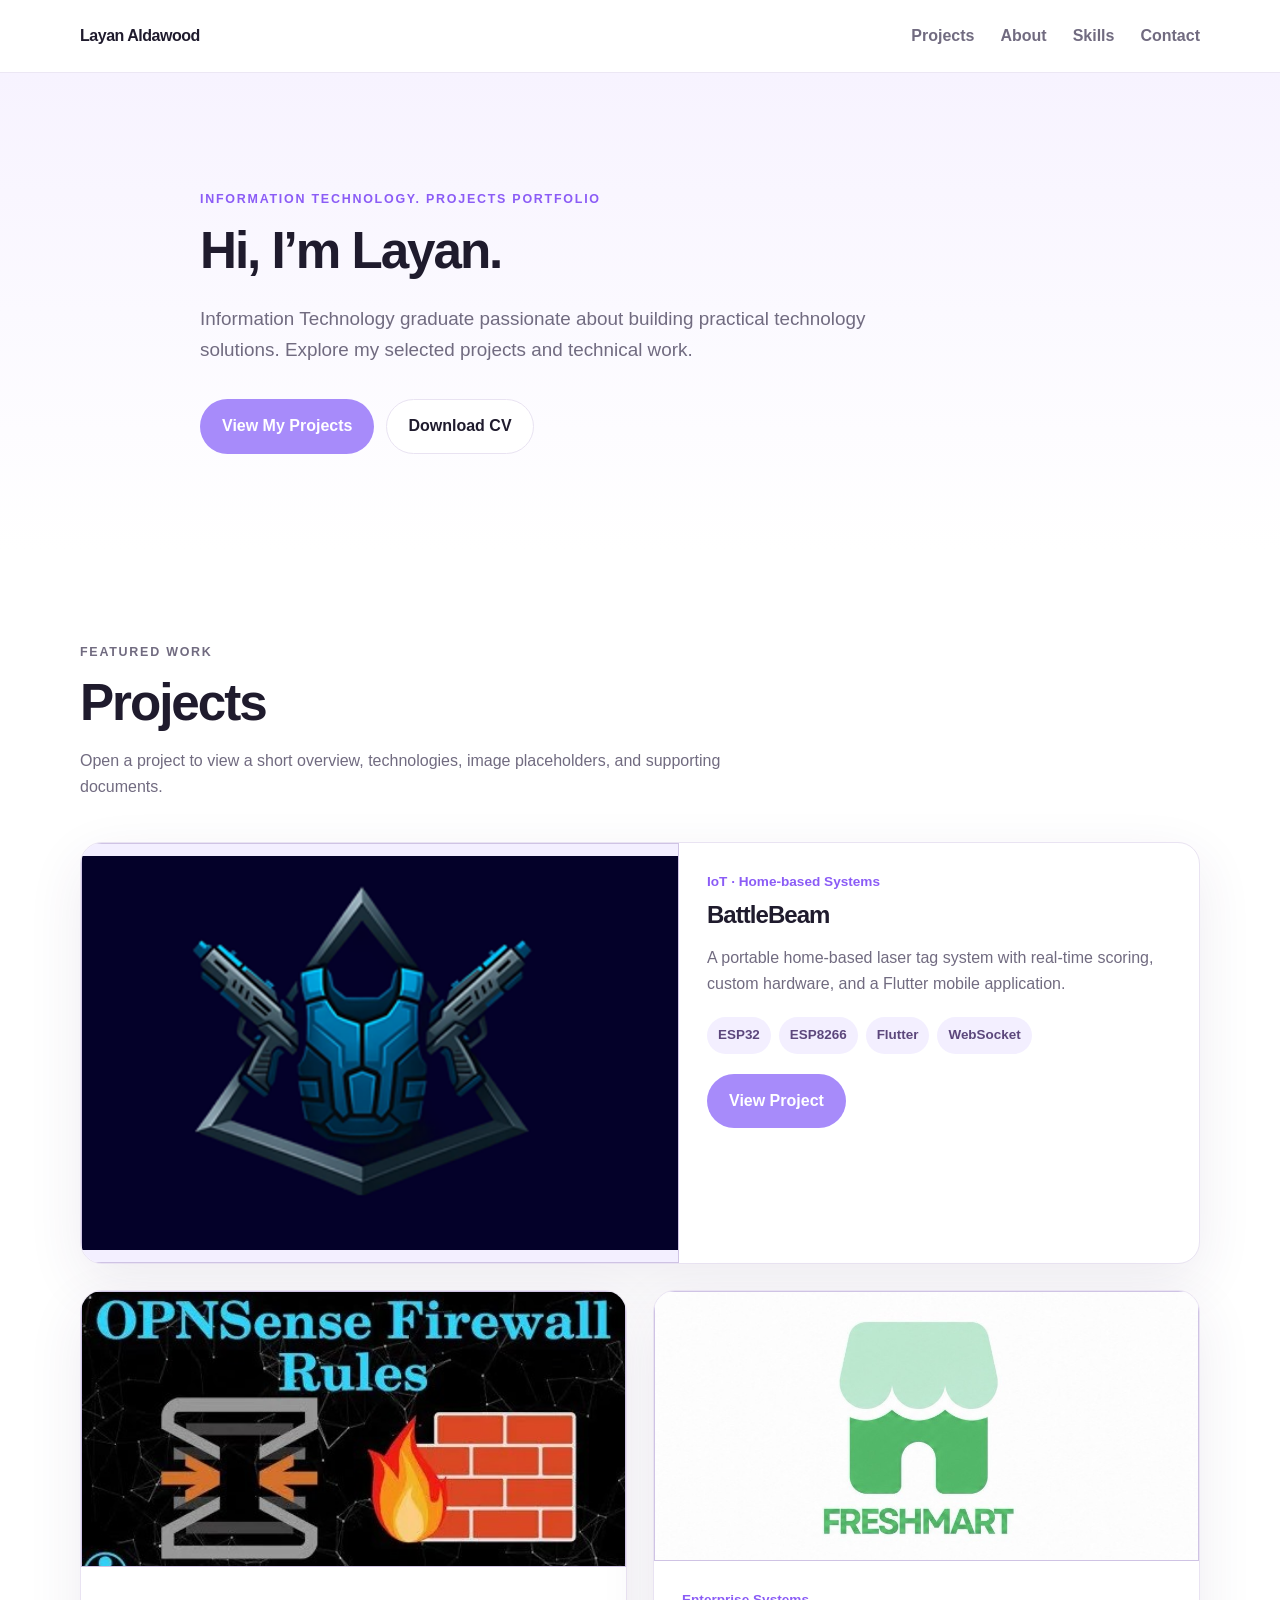
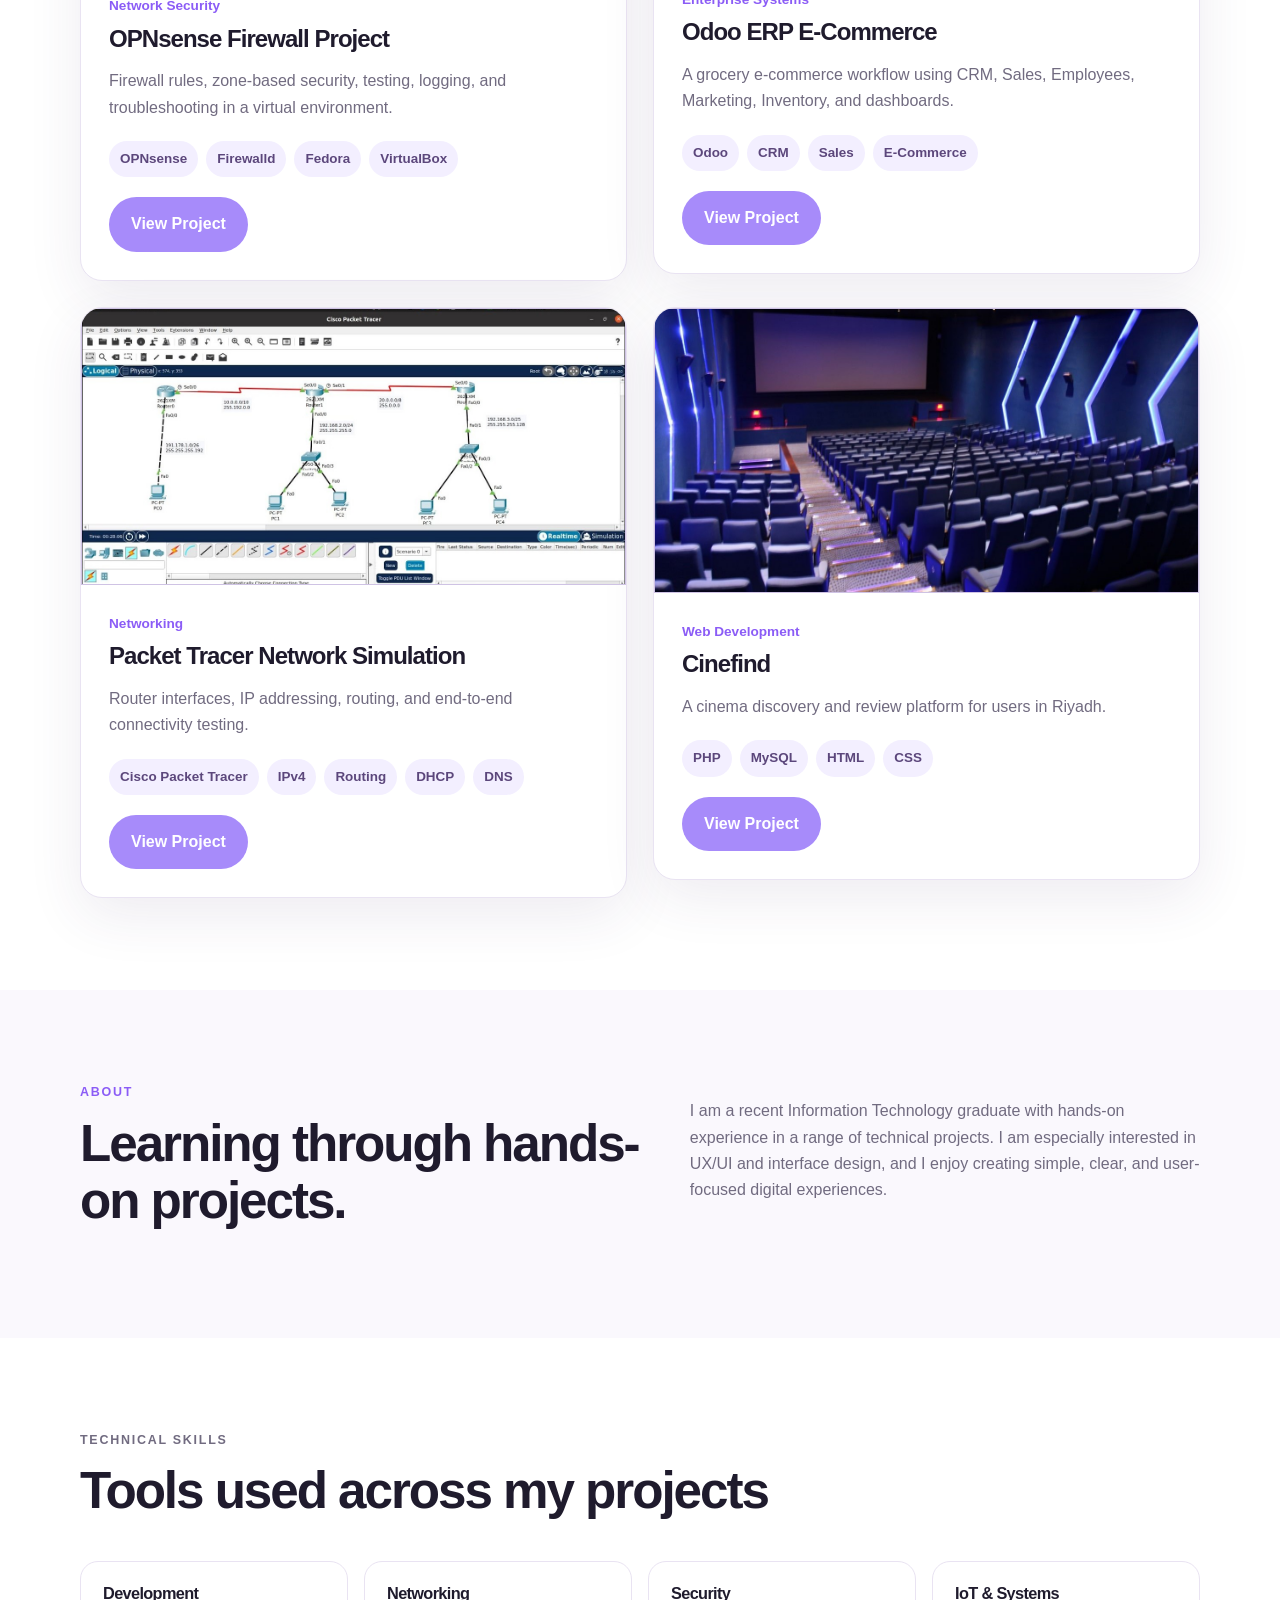
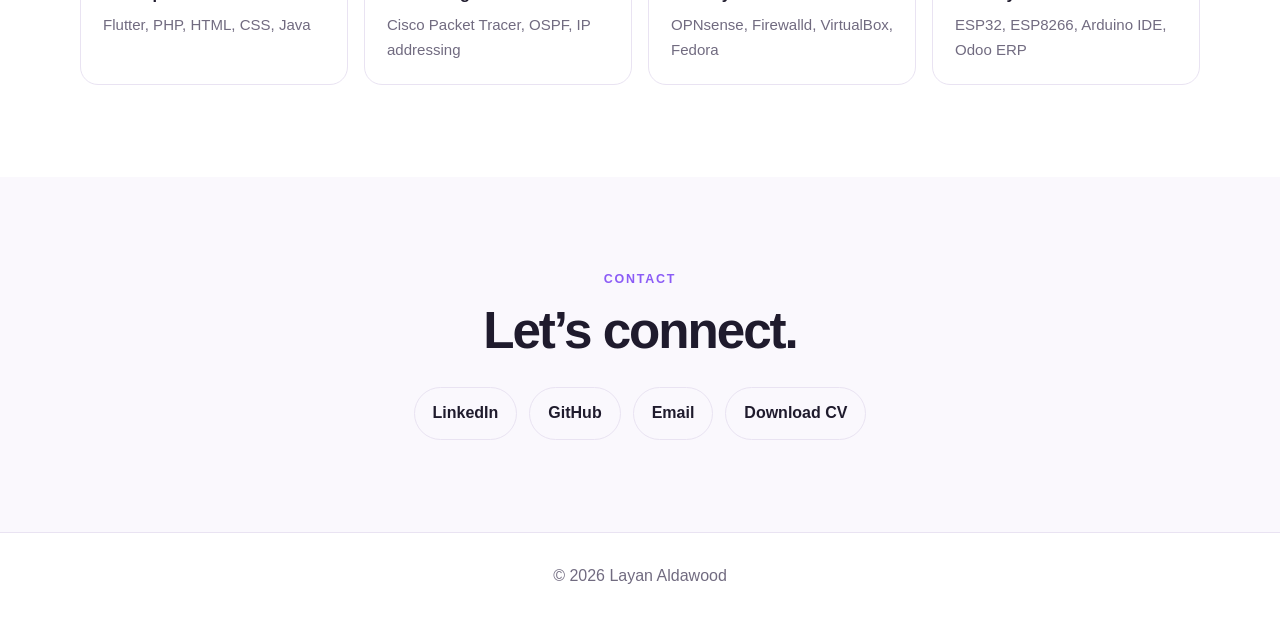
<file: index.html>
<!DOCTYPE html>
<html lang="en">
 <head>
  <meta charset="utf-8"/>
  <meta content="width=device-width,initial-scale=1" name="viewport"/>
  <title>
   Layan Aldawood | IT Projects Portfolio
  </title>
  <meta content="Selected academic technology projects by Information Technology graduate Layan Aldawood." name="description"/>
  <link href="style.css" rel="stylesheet"/>
 </head>
 <body>
  <header class="site-header">
   <div class="container nav-wrap">
    <a class="brand" href="index.html">
     Layan Aldawood
    </a>
    <button aria-label="Open menu" class="menu-button">
     ☰
    </button>
    <nav class="nav-links">
     <a href="#projects">
      Projects
     </a>
     <a href="#about">
      About
     </a>
     <a href="#skills">
      Skills
     </a>
     <a href="#contact">
      Contact
     </a>
    </nav>
   </div>
  </header>
  <main>
   <section class="hero">
    <div class="container hero-content">
     <p class="eyebrow">
      INFORMATION TECHNOLOGY. PROJECTS PORTFOLIO
     </p>
     <h2>
      Hi, I’m Layan.
     </h2>
     <p class="hero-text">
      Information Technology graduate passionate about building practical technology solutions. Explore my selected projects and technical work.
     </p>
     <div class="button-row">
      <a class="button primary" href="#projects">
       View My Projects
      </a>
      <a class="button secondary" href="resume/Layan_CV.pdf">
       Download CV
      </a>
     </div>
    </div>
   </section>
   <section class="section" id="projects">
    <div class="container">
     <div class="section-heading">
      <p class="eyebrow">
       FEATURED WORK
      </p>
      <h2>
       Projects
      </h2>
      <p>
       Open a project to view a short overview, technologies, image placeholders, and supporting documents.
      </p>
     </div>
     <div class="projects-grid">
      <article class="project-card featured">
       <div class="project-image placeholder image-wrap missing">
        <img alt="BattleBeam cover" src="images/battlebeam/cover.png"/>
        <div class="placeholder-copy">
         <strong>
          Add BattleBeam cover
         </strong>
         <code>
          images/battlebeam/cover.png
         </code>
        </div>
       </div>
       <div class="project-card-content">
        <p class="project-type">
         IoT · Home-based Systems
        </p>
        <h3>
         BattleBeam
        </h3>
        <p>
         A portable home-based laser tag system with real-time scoring, custom hardware, and a Flutter mobile application.
        </p>
        <div class="tags">
         <span>
          ESP32
         </span>
         <span>
          ESP8266
         </span>
         <span>
          Flutter
         </span>
         <span>
          WebSocket
         </span>
        </div>
        <a class="button primary" href="battlebeam.html">
         View Project
        </a>
       </div>
      </article>
      <article class="project-card">
       <div class="project-image placeholder image-wrap missing">
        <img alt="OPNsense project cover" src="images/opnsense/cover.jpg"/>
        <div class="placeholder-copy">
         <strong>
          Add OPNsense cover
         </strong>
         <code>
          images/opnsense/cover.png
         </code>
        </div>
       </div>
       <div class="project-card-content">
        <p class="project-type">
         Network Security
        </p>
        <h3>
         OPNsense Firewall Project
        </h3>
        <p>
         Firewall rules, zone-based security, testing, logging, and troubleshooting in a virtual environment.
        </p>
        <div class="tags">
         <span>
          OPNsense
         </span>
         <span>
          Firewalld
         </span>
         <span>
          Fedora
         </span>
         <span>
          VirtualBox
         </span>
        </div>
        <a class="button primary" href="opnsense.html">
         View Project
        </a>
       </div>
      </article>
      <article class="project-card">
       <div class="project-image placeholder image-wrap missing">
        <img alt="Odoo ERP project cover" src="images/erp/cover1.jpg"/>
        <div class="placeholder-copy">
         <strong>
          Add ERP cover
         </strong>
         <code>
          images/erp/cover.png
         </code>
        </div>
       </div>
       <div class="project-card-content">
        <p class="project-type">
         Enterprise Systems
        </p>
        <h3>
         Odoo ERP E-Commerce
        </h3>
        <p>
         A grocery e-commerce workflow using CRM, Sales, Employees, Marketing, Inventory, and dashboards.
        </p>
        <div class="tags">
         <span>
          Odoo
         </span>
         <span>
          CRM
         </span>
         <span>
          Sales
         </span>
         <span>
          E-Commerce
         </span>
        </div>
        <a class="button primary" href="erp.html">
         View Project
        </a>
       </div>
      </article>
      <article class="project-card">
       <div class="project-image placeholder image-wrap missing">
        <img alt="Packet Tracer project cover" src="images/packettracer/cover.jpg"/>
        <div class="placeholder-copy">
         <strong>
          Add network topology cover
         </strong>
         <code>
          images/packettracer/cover.png
         </code>
        </div>
       </div>
       <div class="project-card-content">
        <p class="project-type">
         Networking
        </p>
        <h3>
         Packet Tracer Network Simulation
        </h3>
        <p>
         Router interfaces, IP addressing, routing, and end-to-end connectivity testing.
        </p>
        <div class="tags">
         <span>
          Cisco Packet Tracer
         </span>
         <span>
          IPv4
         </span>
         <span>
          Routing
         </span>
         <span>
          DHCP
         </span>
         <span>
          DNS
         </span>
        </div>
        <a class="button primary" href="packettracer.html">
         View Project
        </a>
       </div>
      </article>
      <article class="project-card">
       <div class="project-image placeholder image-wrap missing">
        <img alt="Cinefind project cover" src="images/cinefind/cover.jpg"/>
        <div class="placeholder-copy">
         <strong>
          Add Cinefind cover
         </strong>
         <code>
          images/cinefind/cover.png
         </code>
        </div>
       </div>
       <div class="project-card-content">
        <p class="project-type">
         Web Development
        </p>
        <h3>
         Cinefind
        </h3>
        <p>
         A cinema discovery and review platform for users in Riyadh.
        </p>
        <div class="tags">
         <span>
          PHP
         </span>
         <span>
          MySQL
         </span>
         <span>
          HTML
         </span>
         <span>
          CSS
         </span>
        </div>
        <a class="button primary" href="cinefind.html">
         View Project
        </a>
       </div>
      </article>
     </div>
    </div>
   </section>
   <section class="section soft-section" id="about">
    <div class="container content-grid">
     <div>
      <p class="eyebrow">
       ABOUT
      </p>
      <h2>
       Learning through hands-on projects.
      </h2>
     </div>
     <p class="project-copy">
      I am a recent Information Technology graduate with hands-on experience in a range of technical projects. I am especially interested in UX/UI and interface design, and I enjoy creating simple, clear, and user-focused digital experiences.
     </p>
    </div>
   </section>
   <section class="section" id="skills">
    <div class="container">
     <div class="section-heading">
      <p class="eyebrow">
       TECHNICAL SKILLS
      </p>
      <h2>
       Tools used across my projects
      </h2>
     </div>
     <div class="skills-grid">
      <div class="skill-card">
       <h3>
        Development
       </h3>
       <p>
        Flutter, PHP, HTML, CSS, Java
       </p>
      </div>
      <div class="skill-card">
       <h3>
        Networking
       </h3>
       <p>
        Cisco Packet Tracer, OSPF, IP addressing
       </p>
      </div>
      <div class="skill-card">
       <h3>
        Security
       </h3>
       <p>
        OPNsense, Firewalld, VirtualBox, Fedora
       </p>
      </div>
      <div class="skill-card">
       <h3>
        IoT &amp; Systems
       </h3>
       <p>
        ESP32, ESP8266, Arduino IDE, Odoo ERP
       </p>
      </div>
     </div>
    </div>
   </section>
   <section class="section soft-section" id="contact">
    <div class="container contact-box">
     <p class="eyebrow">
      CONTACT
     </p>
     <h2>
      Let’s connect.
     </h2>
     
     <div class="contact-links">
      <a href="#">
       LinkedIn
      </a>
      <a href="#">
       GitHub
      </a>
      <a href="mailto:aldawoodlayan@gmail.com">
       Email
      </a>
      <a href="resume/Layan_CV.pdf">
       Download CV
      </a>
     </div>
    </div>
   </section>
  </main>
  <footer>
   © 2026 Layan Aldawood
  </footer>
  <script src="script.js">
  </script>
 </body>
</html>
</file>
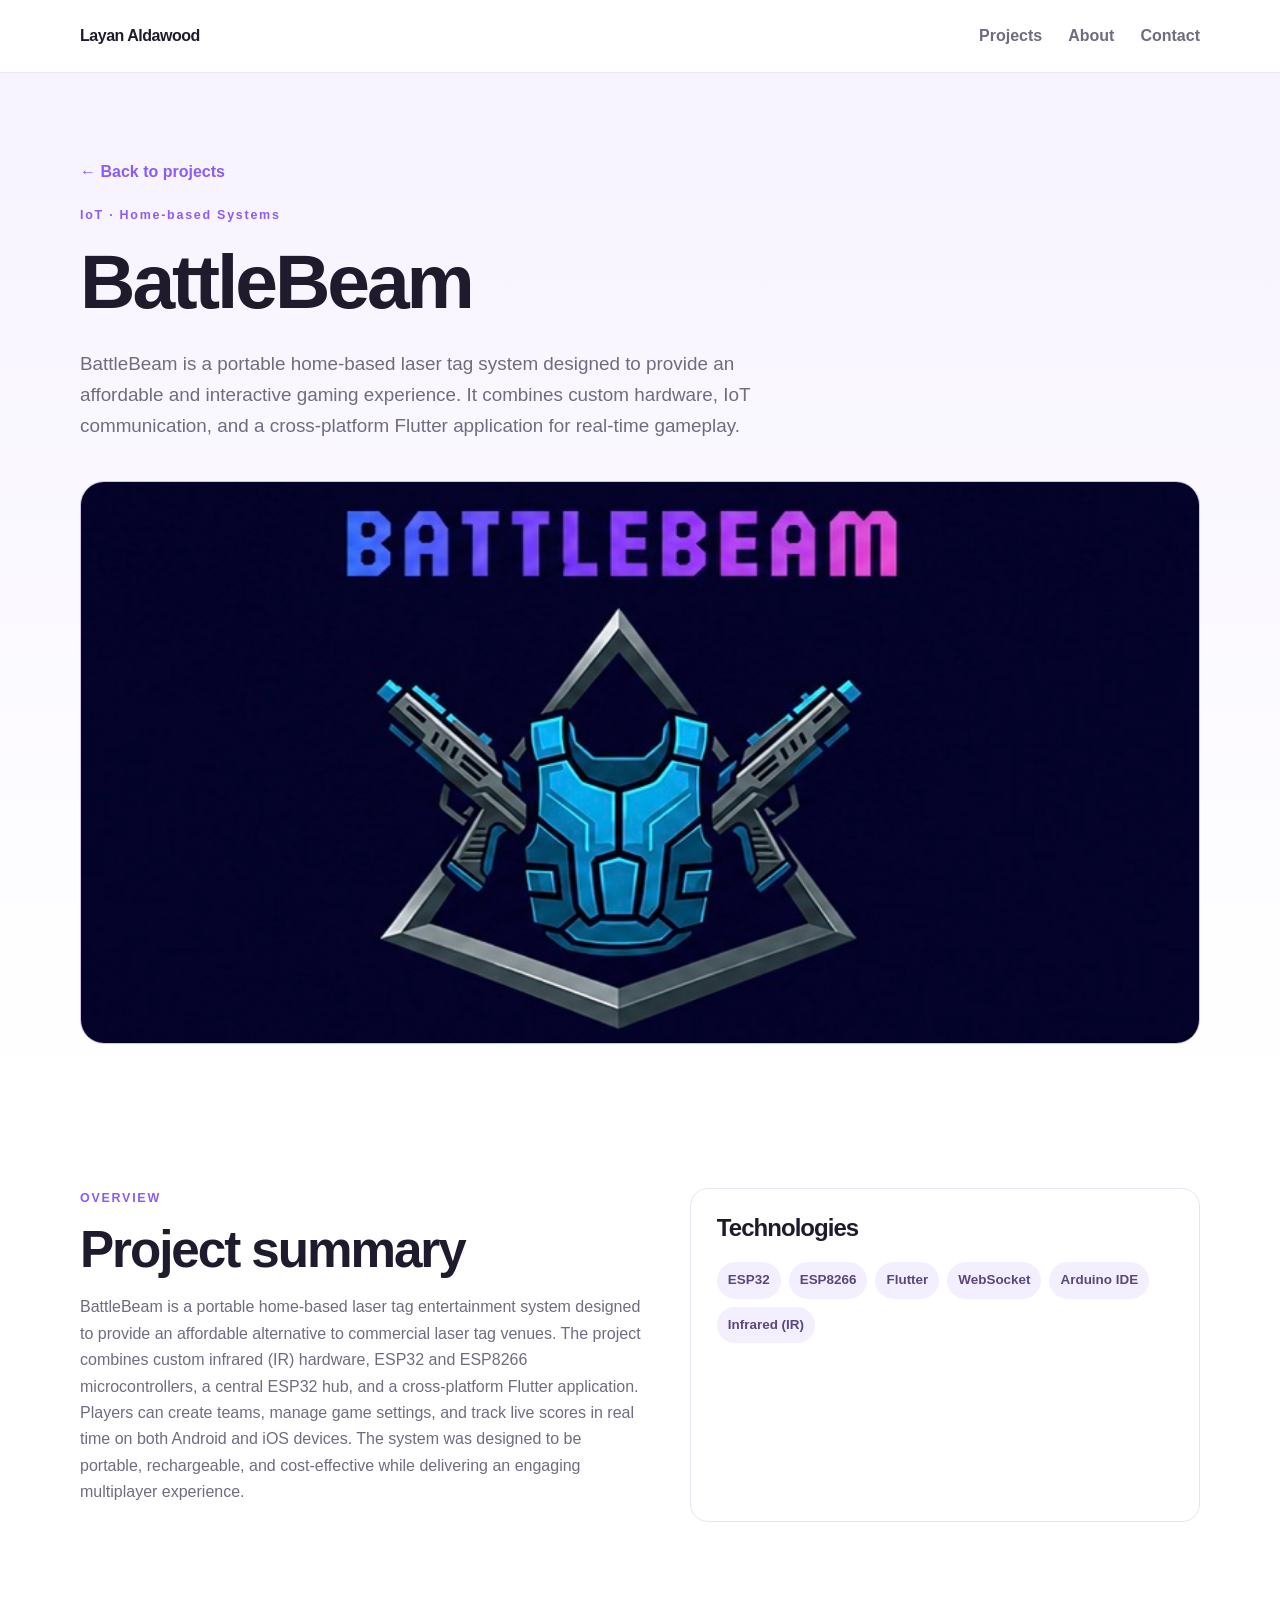
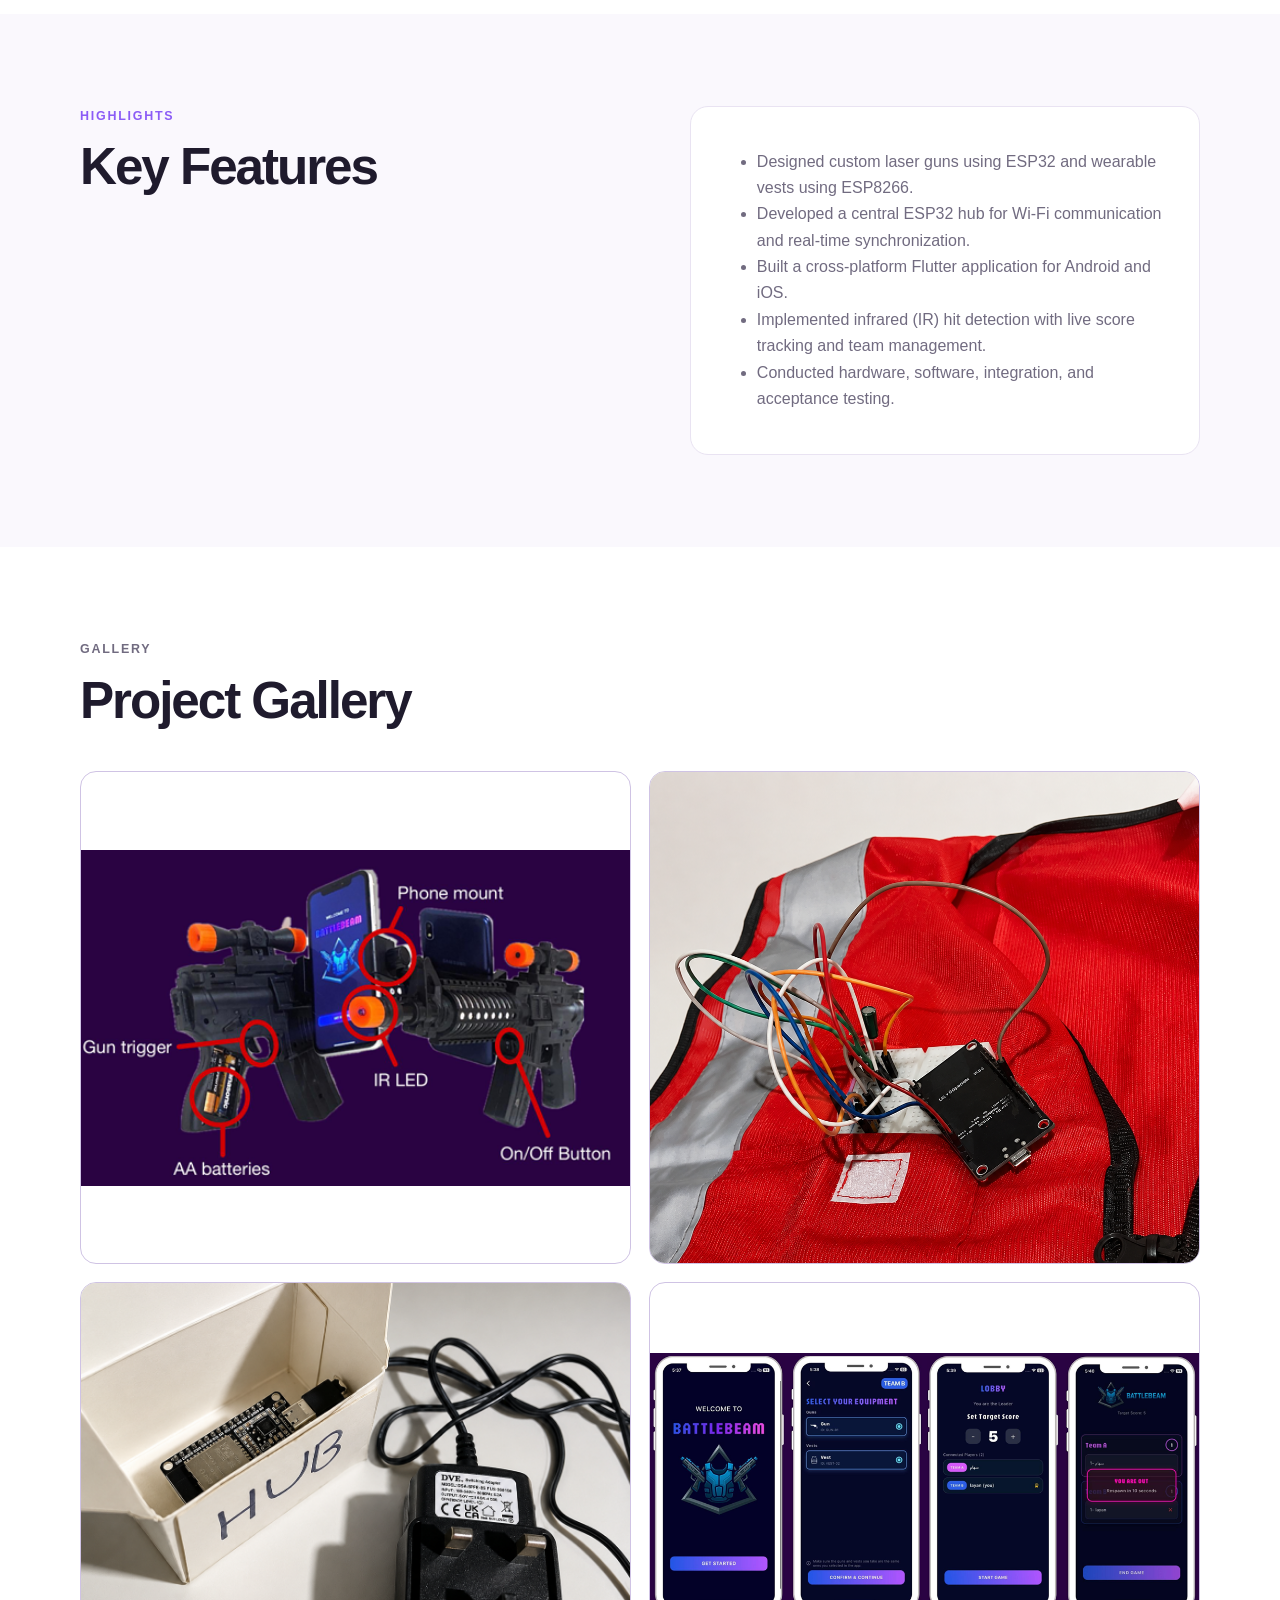
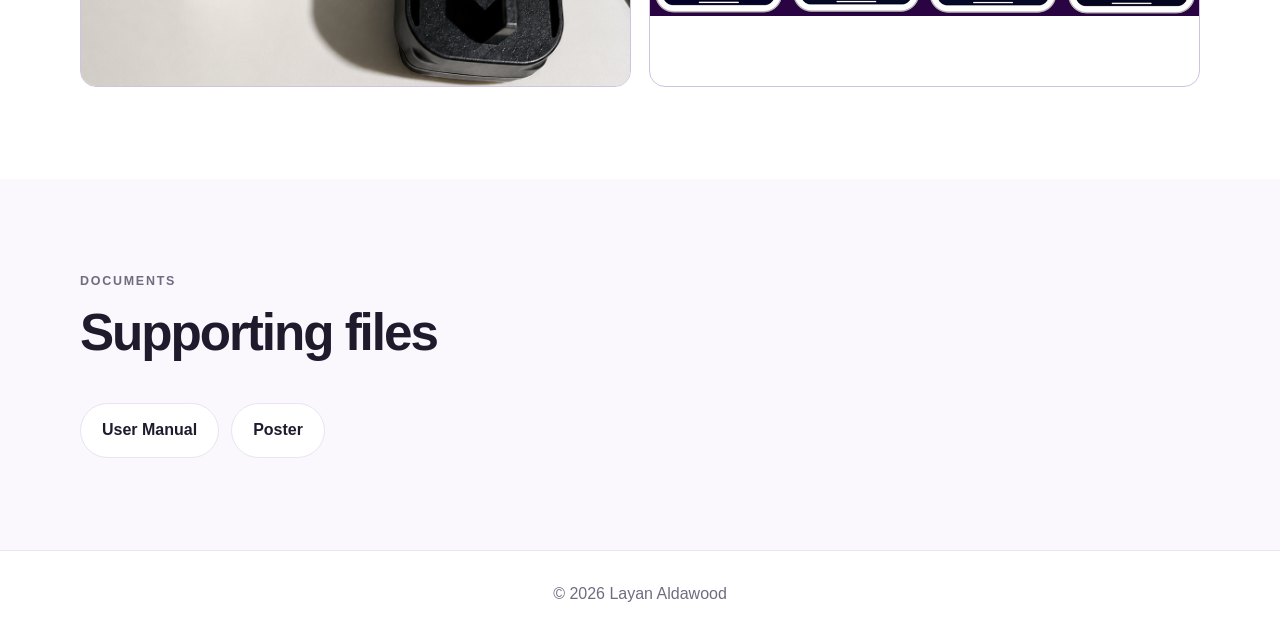
<file: battlebeam.html>
<!doctype html>
<html lang="en">

<head>
    <meta charset="utf-8">

    <meta
        name="viewport"
        content="width=device-width, initial-scale=1"
    >

    <title>BattleBeam | Layan Aldawood</title>

    <link
        rel="stylesheet"
        href="style.css"
    >
</head>

<body>

    <!-- ================= HEADER ================= -->

    <header class="site-header">
        <div class="container nav-wrap">

            <a
                class="brand"
                href="index.html"
            >
                Layan Aldawood
            </a>

            <button
                class="menu-button"
                aria-label="Open menu"
            >
                ☰
            </button>

            <nav class="nav-links">
                <a href="index.html#projects">Projects</a>
                <a href="index.html#about">About</a>
                <a href="index.html#contact">Contact</a>
            </nav>

        </div>
    </header>


    <main>

        <!-- ================= PROJECT HERO ================= -->

        <section class="project-hero">
            <div class="container">

                <a
                    class="back-link"
                    href="index.html#projects"
                >
                    ← Back to projects
                </a>

                <p class="eyebrow">
                    IoT · Home-based Systems
                </p>

                <h1>BattleBeam</h1>

                <p class="hero-text">
                    BattleBeam is a portable home-based laser tag system designed to provide an affordable and interactive gaming experience. It combines custom hardware, IoT communication, and a cross-platform Flutter application for real-time gameplay.
                </p>


                <!--
                    MAIN IMAGE

                    Put the image here:
                    images/battlebeam/hero.jpg
                -->

                <div class="hero-media placeholder image-wrap missing">

                    <img
                        src="images/battlebeam/hero.jpg"
                        alt="BattleBeam hero image"
                    >

                    <div class="placeholder-copy">
                        <strong>Add the main project image</strong>

                        <code>
                            images/battlebeam/hero.jpg
                        </code>
                    </div>

                </div>

            </div>
        </section>


        <!-- ================= OVERVIEW ================= -->

        <section class="section">
            <div class="container content-grid">

                <div>
                    <p class="eyebrow">
                        OVERVIEW
                    </p>

                    <h2>Project summary</h2>

                    <p class="project-copy">
                        BattleBeam is a portable home-based laser tag entertainment system designed to provide an 
                        affordable alternative to commercial laser tag venues. The project combines custom infrared (IR) hardware, ESP32 and ESP8266 microcontrollers, a central ESP32 hub, and a cross-platform Flutter application. Players can create teams, manage game settings, and track live scores in real time on both Android and iOS devices. The system was designed to be portable, rechargeable,
                        and cost-effective while delivering an engaging multiplayer experience.
                    </p>
                </div>


                <div class="info-card">

                    <h3>Technologies</h3>

                    <div class="tags">
                        <span>ESP32</span>
                        <span>ESP8266</span>
                        <span>Flutter</span>
                        <span>WebSocket</span>
                        <span>Arduino IDE</span>
                        <span>Infrared (IR)</span>
                    </div>

                </div>

            </div>
        </section>


        <!-- ================= HIGHLIGHTS ================= -->

        <section class="section soft-section">
            <div class="container content-grid">

                <div>
                    <p class="eyebrow">
                        HIGHLIGHTS
                    </p>

                    <h2>Key Features</h2>
                </div>


                <div class="info-card">

                    <ul>
                        <li>
                           Designed custom laser guns using ESP32 and wearable vests using ESP8266.
                        </li>

                        <li>
                           Developed a central ESP32 hub for Wi-Fi communication and real-time synchronization.
                        </li>

                        <li>
                            Built a cross-platform Flutter application for Android and iOS.
                        </li>
                        
                        <li>
                            Implemented infrared (IR) hit detection with live score tracking and team management.
                        </li>
                        
                        <li>
                            Conducted hardware, software, integration, and acceptance testing.
                        </li>
                    </ul>

                </div>

            </div>
        </section>


        <!-- ================= GALLERY ================= -->

        <section class="section">
            <div class="container">

                <div class="section-heading">

                    <p class="eyebrow">
                        GALLERY
                    </p>

                    <h2>Project Gallery</h2>

                   

                </div>


                <div class="gallery-grid">

                    <!--
                        GUN IMAGE

                        Put the image here:
                        images/battlebeam/gun.jpg
                    -->

                    <div class="gallery-item placeholder image-wrap missing">

                        <img
                            src="images/battlebeam/gun.png"
                            alt="BattleBeam gun"
                        >

                        <div class="placeholder-copy">
                            <strong>Gun image</strong>

                            <code>
                                images/battlebeam/gun.jpg
                            </code>
                        </div>

                    </div>


                    <!--
                        VEST IMAGE

                        Put the image here:
                        images/battlebeam/vest.jpg
                    -->

                    <div class="gallery-item placeholder image-wrap missing">

                        <img
                            src="images/battlebeam/vest.png"
                            alt="BattleBeam vest"
                        >

                        <div class="placeholder-copy">
                            <strong>Vest image</strong>

                            <code>
                                images/battlebeam/vest.jpg
                            </code>
                        </div>

                    </div>


                    <!--
                        HUB IMAGE

                        Put the image here:
                        images/battlebeam/hub.jpg
                    -->

                    <div class="gallery-item placeholder image-wrap missing">

                        <img
                            src="images/battlebeam/Hub.png"
                            alt="BattleBeam hub"
                        >

                        <div class="placeholder-copy">
                            <strong>Hub image</strong>

                            <code>
                                images/battlebeam/hub.jpg
                            </code>
                        </div>

                    </div>


                    <!--
                        APP SCREENSHOT

                        Put the image here:
                        images/battlebeam/app-score.jpg
                    -->

                    <div class="gallery-item placeholder image-wrap missing">

                        <img
                            src="images/battlebeam/app-score.png"
                            alt="BattleBeam app scoreboard"
                        >

                        <div class="placeholder-copy">
                            <strong>App screenshot</strong>

                            <code>
                                images/battlebeam/app-score.jpg
                            </code>
                        </div>

                    </div>

                </div>

            </div>
        </section>


        <!-- ================= DOCUMENTS ================= -->

        <section class="section soft-section">
            <div class="container">

                <div class="section-heading">

                    <p class="eyebrow">
                        DOCUMENTS
                    </p>

                    <h2>Supporting files</h2>

                </div>


               <div class="documents">

                  <!--   <a
                        class="button secondary"
                        href="documents/BattleBeam_Report.docx"
                    >
                        Project Report
                    </a> -->

                    <a
                        class="button secondary"
                        href="documents/BattleBeam_User_Manual.pdf"
                    >
                        User Manual
                    </a>

                    <a
                        class="button secondary"
                        href="documents/BattleBeam_Poster.pdf"
                    >
                        Poster
                    </a>

                </div>

            </div>
        </section>

    </main>


    <!-- ================= FOOTER ================= -->

    <footer>
        © 2026 Layan Aldawood
    </footer>


    <script src="script.js"></script>

</body>

</html>
</file>
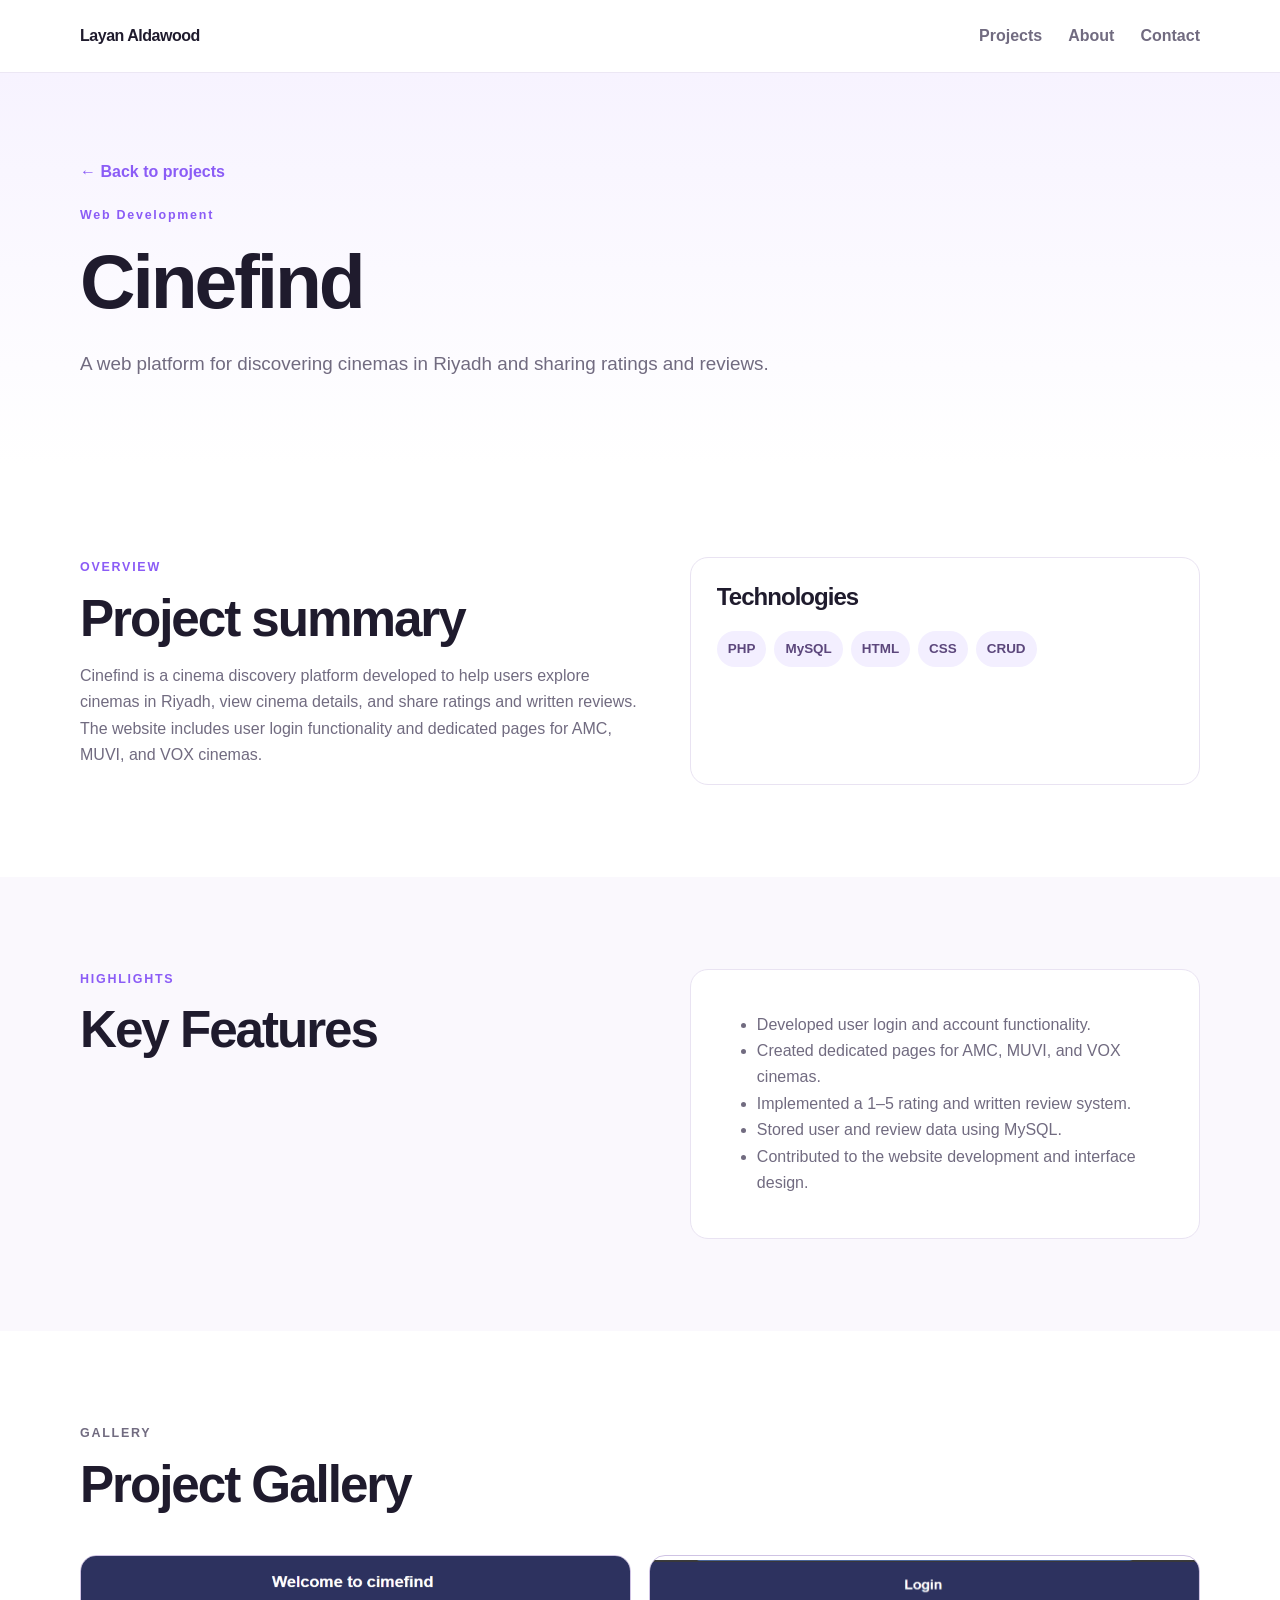
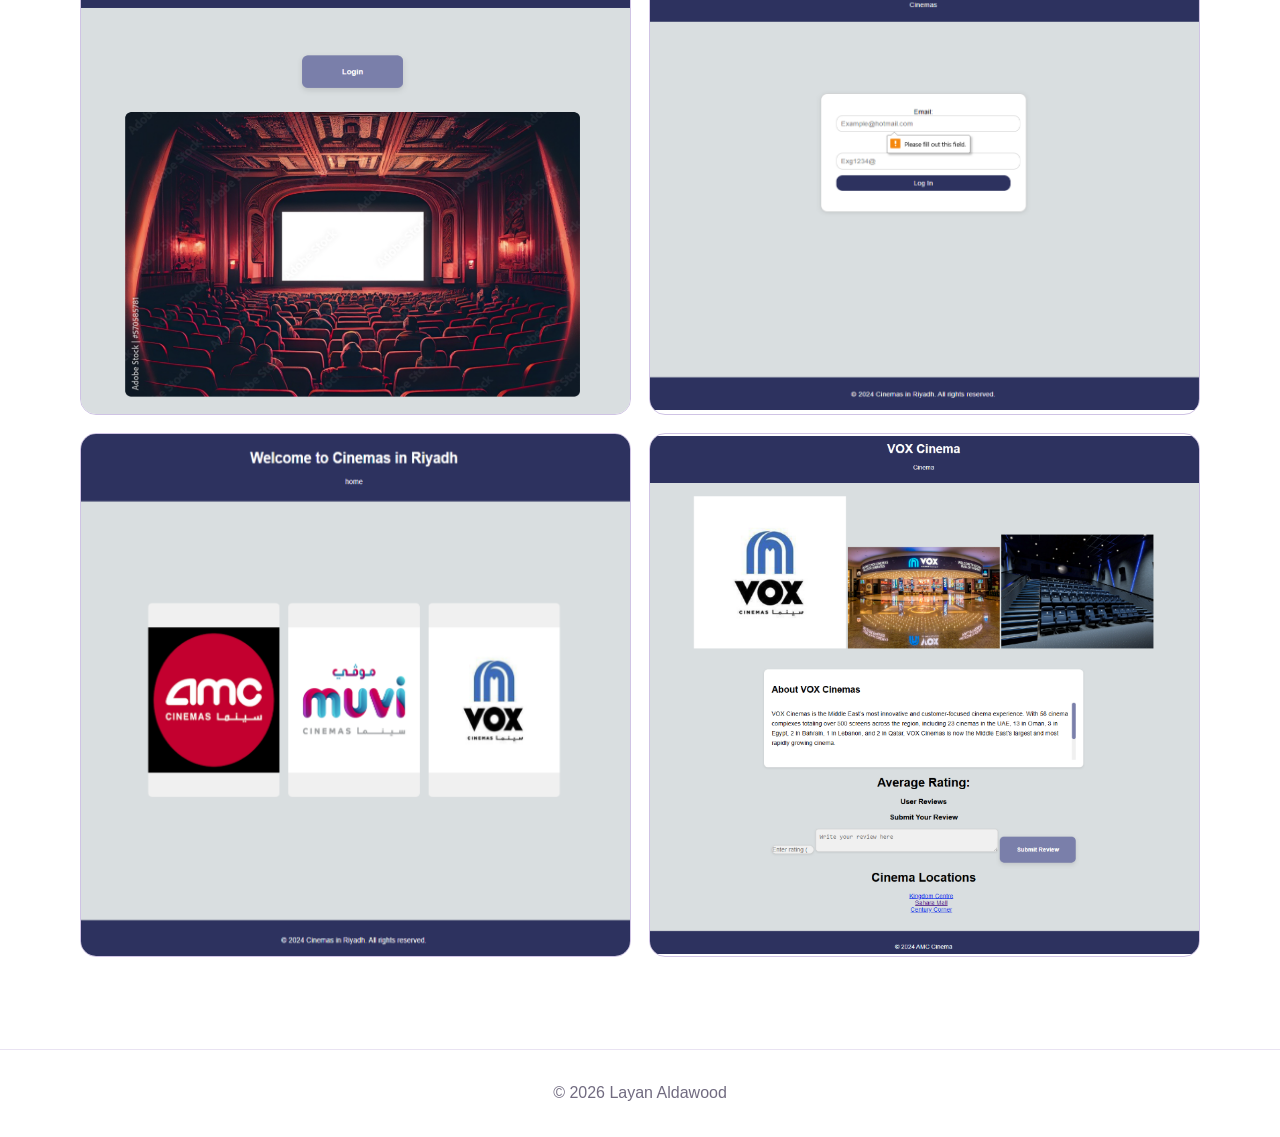
<file: cinefind.html>
<!doctype html>
<html lang="en">

<head>
    <meta charset="utf-8">

    <meta
        name="viewport"
        content="width=device-width, initial-scale=1"
    >

    <title>
        Cinefind | Layan Aldawood
    </title>

    <link
        rel="stylesheet"
        href="style.css"
    >
</head>

<body>

    <!-- ================= HEADER ================= -->

    <header class="site-header">
        <div class="container nav-wrap">

            <a
                class="brand"
                href="index.html"
            >
                Layan Aldawood
            </a>

            <button
                class="menu-button"
                aria-label="Open menu"
            >
                ☰
            </button>

            <nav class="nav-links">
                <a href="index.html#projects">
                    Projects
                </a>

                <a href="index.html#about">
                    About
                </a>

                <a href="index.html#contact">
                    Contact
                </a>
            </nav>

        </div>
    </header>


    <main>

        <!-- ================= PROJECT HERO ================= -->

        <section class="project-hero">
            <div class="container">

                <a
                    class="back-link"
                    href="index.html#projects"
                >
                    ← Back to projects
                </a>

                <p class="eyebrow">
                    Web Development
                </p>

                <h1>
                    Cinefind
                </h1>

                <p class="hero-text">
                    A web platform for discovering cinemas in Riyadh and sharing ratings and reviews.
                </p>


                <!-- Main project image 

                <div class="hero-media placeholder image-wrap missing">

                    <img
                        src="images/cinefind/hero.png"
                        alt="Cinefind hero image"
                    >

                    <div class="placeholder-copy">

                        <strong>
                            Add the main project image
                        </strong>

                        <code>
                            images/cinefind/hero.jpg
                        </code>

                    </div>-->

                </div>

            </div>
        </section>


        <!-- ================= OVERVIEW ================= -->

        <section class="section">
            <div class="container content-grid">

                <div>

                    <p class="eyebrow">
                        OVERVIEW
                    </p>

                    <h2>
                        Project summary
                    </h2>

                    <p class="project-copy">
                        Cinefind is a cinema discovery platform developed to help users explore cinemas in Riyadh, view cinema details,
                        and share ratings and written reviews.
                        The website includes user login functionality and dedicated pages for AMC, MUVI, and VOX cinemas.
                    </p>

                </div>


                <div class="info-card">

                    <h3>
                        Technologies
                    </h3>

                    <div class="tags">
                        <span>PHP</span>
                        <span>MySQL</span>
                        <span>HTML</span>
                        <span>CSS</span>
                        <span>CRUD</span>
                    </div>

                </div>

            </div>
        </section>


        <!-- ================= HIGHLIGHTS ================= -->

        <section class="section soft-section">
            <div class="container content-grid">

                <div>

                    <p class="eyebrow">
                        HIGHLIGHTS
                    </p>

                    <h2>
                      Key Features
                    </h2>

                </div>


                <div class="info-card">

                    <ul>
    <li>Developed user login and account functionality.</li>
    <li>Created dedicated pages for AMC, MUVI, and VOX cinemas.</li>
    <li>Implemented a 1–5 rating and written review system.</li>
    <li>Stored user and review data using MySQL.</li>
    <li>Contributed to the website development and interface design.</li>
</ul>

                </div>

            </div>
        </section>


        <!-- ================= GALLERY ================= -->

        <section class="section">
            <div class="container">

                <div class="section-heading">

                    <p class="eyebrow">
                        GALLERY
                    </p>

                    <h2>
                        Project Gallery
                    </h2>

                    

                </div>


                <div class="gallery-grid">

                    <!-- Home page image -->

                    <div class="gallery-item placeholder image-wrap missing">

                        <img
                            src="images/cinefind/home.png"
                            alt="Home page"
                        >

                        <div class="placeholder-copy">

                            <strong>
                                Home page
                            </strong>

                            <code>
                                images/cinefind/home.jpg
                            </code>

                        </div>

                    </div>


                    <!-- Login page image -->

                    <div class="gallery-item placeholder image-wrap missing">

                        <img
                            src="images/cinefind/login.png"
                            alt="Login page"
                        >

                        <div class="placeholder-copy">

                            <strong>
                                Login page
                            </strong>

                            <code>
                                images/cinefind/login.jpg
                            </code>

                        </div>

                    </div>


                    <!-- Cinemas page image -->

                    <div class="gallery-item placeholder image-wrap missing">

                        <img
                            src="images/cinefind/cinemas.png"
                            alt="Cinemas page"
                        >

                        <div class="placeholder-copy">

                            <strong>
                                Cinemas page
                            </strong>

                            <code>
                                images/cinefind/cinemas.jpg
                            </code>

                        </div>

                    </div>


                    <!-- Reviews page image -->

                    <div class="gallery-item placeholder image-wrap missing">

                        <img
                            src="images/cinefind/reviews.png"
                            alt="Reviews page"
                        >

                        <div class="placeholder-copy">

                            <strong>
                                Reviews page
                            </strong>

                            <code>
                                images/cinefind/reviews.jpg
                            </code>

                        </div>

                    </div>

                </div>

            </div>
        </section>


        <!-- ================= DOCUMENTS ================= 

        <section class="section soft-section">
            <div class="container">

                <div class="section-heading">

                    <p class="eyebrow">
                        DOCUMENTS
                    </p>

                    <h2>
                        Supporting files
                    </h2>

                </div>


                <div class="documents">

                    <a
                        class="button secondary"
                        href="documents/Cinefind_Report.docx"
                    >
                        Project Report
                    </a>

                    <a
                        class="button secondary"
                        href="documents/Cinefind_Presentation.pptx"
                    >
                        Presentation
                    </a>

                </div>

            </div>
        </section>-->

    </main>


    <!-- ================= FOOTER ================= -->

    <footer>
        © 2026 Layan Aldawood
    </footer>


    <script src="script.js"></script>

</body>

</html>
</file>
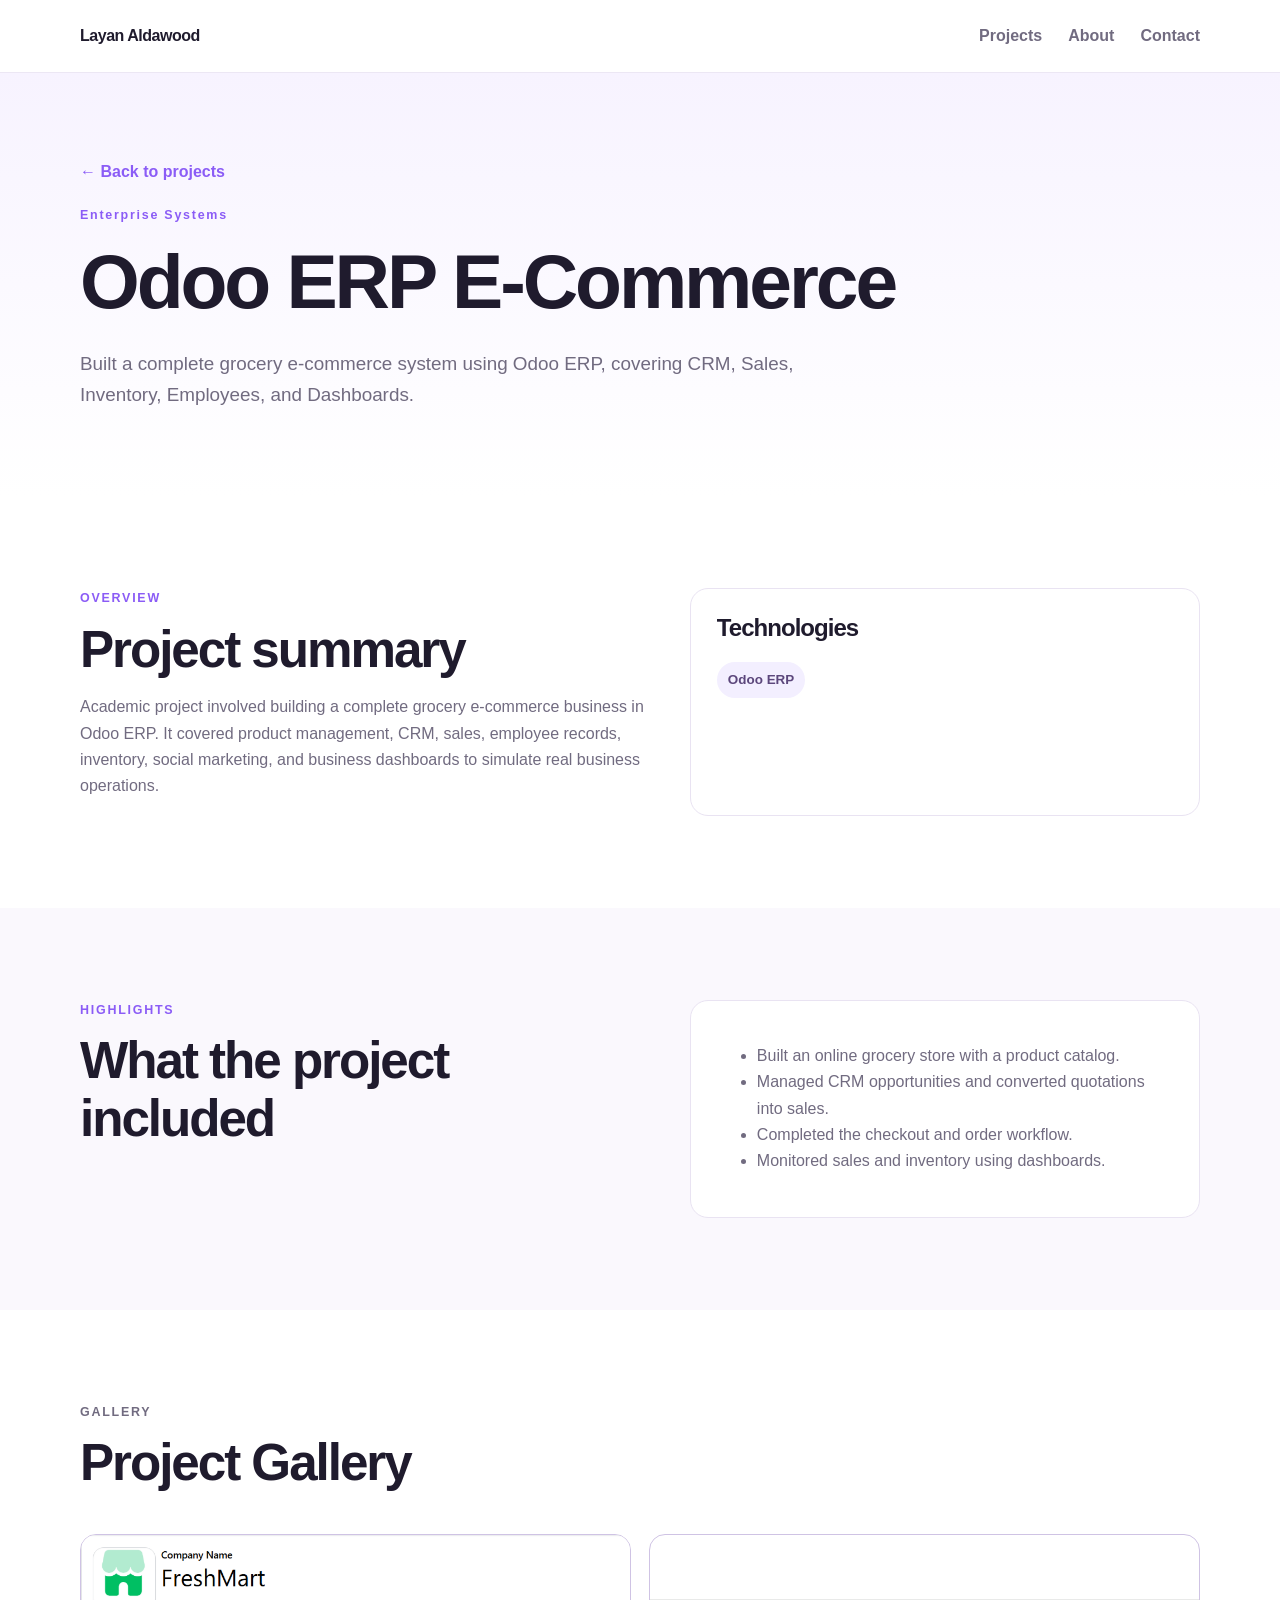
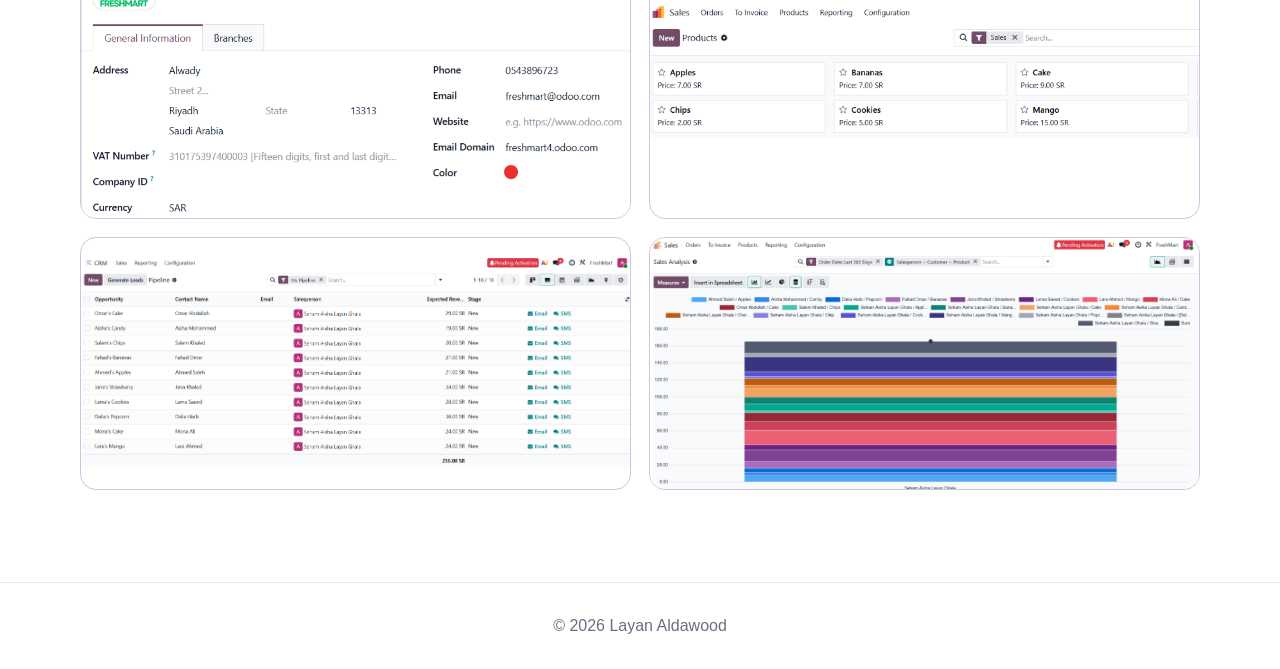
<file: erp.html>
<!doctype html>
<html lang="en">

<head>
    <meta charset="utf-8">

    <meta
        name="viewport"
        content="width=device-width, initial-scale=1"
    >

    <title>
        Odoo ERP E-Commerce | Layan Aldawood
    </title>

    <link
        rel="stylesheet"
        href="style.css"
    >
</head>

<body>

    <!-- ================= HEADER ================= -->

    <header class="site-header">
        <div class="container nav-wrap">

            <a
                class="brand"
                href="index.html"
            >
                Layan Aldawood
            </a>

            <button
                class="menu-button"
                aria-label="Open menu"
            >
                ☰
            </button>

            <nav class="nav-links">

                <a href="index.html#projects">
                    Projects
                </a>

                <a href="index.html#about">
                    About
                </a>

                <a href="index.html#contact">
                    Contact
                </a>

            </nav>

        </div>
    </header>


    <main>

        <!-- ================= PROJECT HERO ================= -->

        <section class="project-hero">
            <div class="container">

                <a
                    class="back-link"
                    href="index.html#projects"
                >
                    ← Back to projects
                </a>

                <p class="eyebrow">
                    Enterprise Systems
                </p>

                <h1>
                    Odoo ERP E-Commerce
                </h1>

                <p class="hero-text">
                    Built a complete grocery e-commerce system using Odoo ERP, covering CRM, Sales, Inventory, Employees,
                    and Dashboards.
                </p>


                <!-- Main project image 

                <div class="hero-media placeholder image-wrap missing">

                    <img
                        src="images/erp/hero.jpg"
                        alt="Odoo ERP E-Commerce hero image"
                    >

                    <div class="placeholder-copy">

                        <strong>
                            Add the main project image
                        </strong>

                        <code>
                            images/erp/hero.jpg
                        </code>

                    </div>-->

                </div>

            </div>
        </section>


        <!-- ================= OVERVIEW ================= -->

        <section class="section">
            <div class="container content-grid">

                <div>

                    <p class="eyebrow">
                        OVERVIEW
                    </p>

                    <h2>
                        Project summary
                    </h2>

                    <p class="project-copy">
                      Academic project involved building a complete grocery e-commerce business in Odoo ERP. 
                        It covered product management, CRM, sales, employee records, inventory, social marketing,
                        and business dashboards to simulate real business operations.
                    </p>

                </div>


                <div class="info-card">

                    <h3>
                        Technologies
                    </h3>

                    <div class="tags">
                        <span>Odoo ERP</span>
                    </div>

                </div>

            </div>
        </section>


        <!-- ================= HIGHLIGHTS ================= -->

        <section class="section soft-section">
            <div class="container content-grid">

                <div>

                    <p class="eyebrow">
                        HIGHLIGHTS
                    </p>

                    <h2>
                        What the project included
                    </h2>

                </div>


                <div class="info-card">

                 <ul>
    <li>
        Built an online grocery store with a product catalog.
    </li>

    <li>
        Managed CRM opportunities and converted quotations into sales.
    </li>

    <li>
        Completed the checkout and order workflow.
    </li>

    <li>
        Monitored sales and inventory using dashboards.
    </li>
</ul>

                </div>

            </div>
        </section>


        <!-- ================= GALLERY ================= -->

        <section class="section">
            <div class="container">

                <div class="section-heading">

                    <p class="eyebrow">
                        GALLERY
                    </p>

                    <h2>
                        Project Gallery
                    </h2>

                </div>


                <div class="gallery-grid">

                    <!-- Online store -->

                    <div class="gallery-item placeholder image-wrap missing">

                        <img
                            src="images/erp/store.png"
                            alt="Online store"
                        >

                        <div class="placeholder-copy">

                            <strong>
                                Online store
                            </strong>

                            <code>
                                images/erp/store.jpg
                            </code>

                        </div>

                    </div>


                    <!-- Products -->

                    <div class="gallery-item placeholder image-wrap missing">

                        <img
                            src="images/erp/products.png"
                            alt="Products"
                        >

                        <div class="placeholder-copy">

                            <strong>
                                Products
                            </strong>

                            <code>
                                images/erp/products.jpg
                            </code>

                        </div>

                    </div>


                    <!-- CRM -->

                    <div class="gallery-item placeholder image-wrap missing">

                        <img
                            src="images/erp/crm.png"
                            alt="CRM"
                        >

                        <div class="placeholder-copy">

                            <strong>
                                CRM pipeline
                            </strong>

                            <code>
                                images/erp/crm.jpg
                            </code>

                        </div>

                    </div>


                    <!-- Dashboard -->

                    <div class="gallery-item placeholder image-wrap missing">

                        <img
                            src="images/erp/dashboard.png"
                            alt="Dashboard"
                        >

                        <div class="placeholder-copy">

                            <strong>
                                Dashboard
                            </strong>

                            <code>
                                images/erp/dashboard.jpg
                            </code>

                        </div>

                    </div>

                </div>

            </div>
        </section>


        <!-- ================= DOCUMENTS ================= 
        <section class="section soft-section">
            <div class="container">

                <div class="section-heading">

                    <p class="eyebrow">
                        DOCUMENTS
                    </p>

                    <h2>
                        Supporting files
                    </h2>

                </div>


                <div class="documents">

                    <a
                        class="button secondary"
                        href="documents/Odoo_ERP_Report.docx"
                    >
                        Project Report
                    </a>

                </div>

            </div>
        </section>-->


    </main>


    <!-- ================= FOOTER ================= -->

    <footer>
        © 2026 Layan Aldawood
    </footer>


    <script src="script.js"></script>

</body>

</html>
</file>
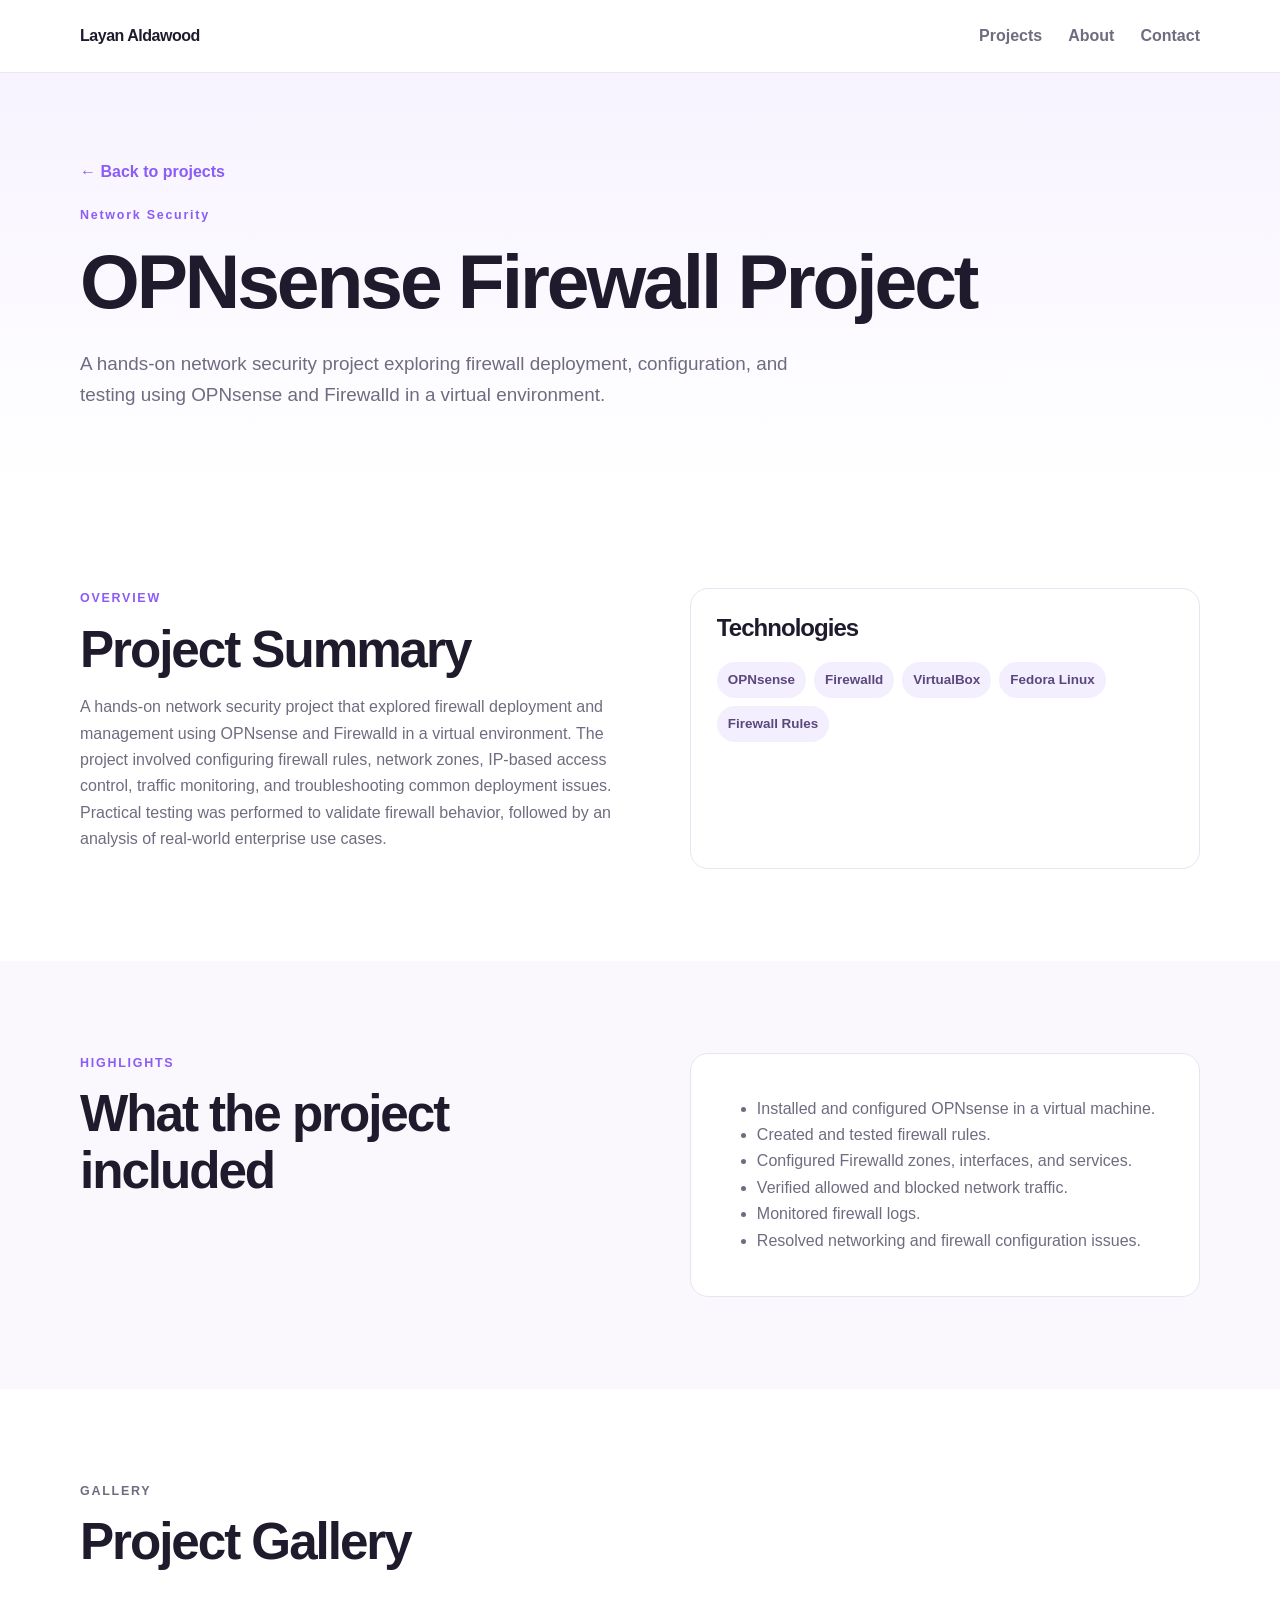
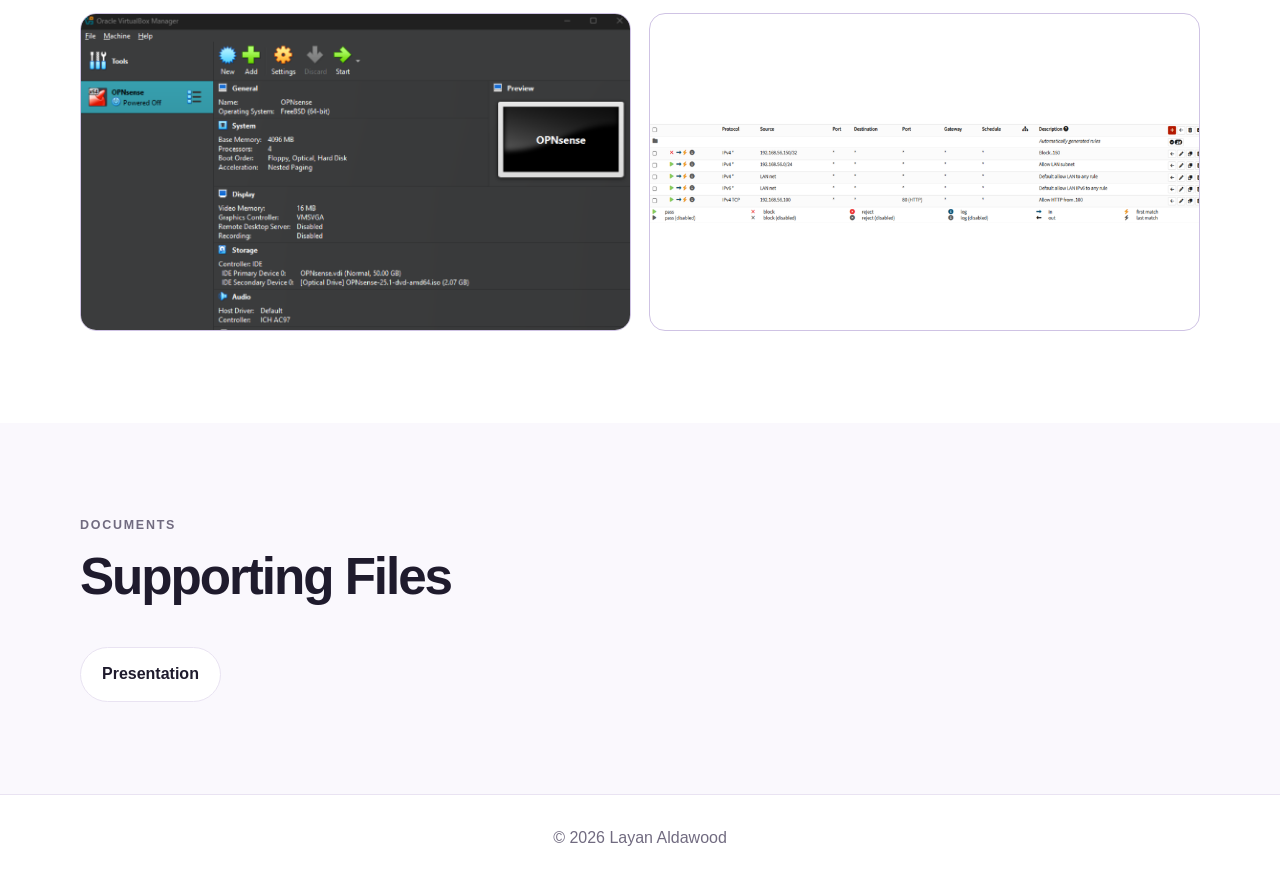
<file: opnsense.html>
<!doctype html>
<html lang="en">
<head>
<meta charset="utf-8">
<meta
       name="viewport"
       content="width=device-width, initial-scale=1"
>
<title>
       OPNsense Firewall Project | Layan Aldawood
</title>
<link
       rel="stylesheet"
       href="style.css"
>
</head>
<body>
<!-- ================= HEADER ================= -->
<header class="site-header">
<div class="container nav-wrap">
<a
               class="brand"
               href="index.html"
>
               Layan Aldawood
</a>
<button
               class="menu-button"
               aria-label="Open menu"
>
               ☰
</button>
<nav class="nav-links">
<a href="index.html#projects">
                   Projects
</a>
<a href="index.html#about">
                   About
</a>
<a href="index.html#contact">
                   Contact
</a>
</nav>
</div>
</header>

<main>
<!-- ================= HERO ================= -->
<section class="project-hero">
<div class="container">
<a
                   class="back-link"
                   href="index.html#projects"
>
                   ← Back to projects
</a>
<p class="eyebrow">
                   Network Security
</p>
<h1>
                   OPNsense Firewall Project
</h1>
<p class="hero-text">
                   A hands-on network security project exploring firewall deployment,
       configuration, and testing using OPNsense and Firewalld in a virtual environment.
</p>

<!-- Hero Image 
<div class="hero-media placeholder image-wrap missing">
<img
                       src="images/opnsense/hero.jpg"
                       alt="OPNsense Firewall Project hero image"
>
<div class="placeholder-copy">
<strong>
                           Add the main project image
</strong>
<code>
                           images/opnsense/hero.jpg
</code>
</div>-->
</div>
</div>
</section>

<!-- ================= OVERVIEW ================= -->
<section class="section">
<div class="container content-grid">
<div>
<p class="eyebrow">
                       OVERVIEW
</p>
<h2>
                       Project Summary
</h2>
<p class="project-copy">
 A hands-on network security project that explored firewall deployment and management using OPNsense and Firewalld in a virtual environment.
       The project involved configuring firewall rules, network zones, IP-based access control, traffic monitoring,
       and troubleshooting common deployment issues. Practical testing was performed to validate firewall behavior,
       followed by an analysis of real-world enterprise use cases.
</p>
</div>

<div class="info-card">
<h3>
                       Technologies
</h3>
<div class="tags">
<span>OPNsense</span>
<span>Firewalld</span>
<span>VirtualBox</span>
<span>Fedora Linux</span>
<span>Firewall Rules</span>
</div>
</div>
</div>
</section>

<!-- ================= HIGHLIGHTS ================= -->
<section class="section soft-section">
<div class="container content-grid">
<div>
<p class="eyebrow">
                       HIGHLIGHTS
</p>
<h2>
                       What the project included
</h2>
</div>

<div class="info-card">
<ul>
<li>Installed and configured OPNsense in a virtual machine.</li>
<li>Created and tested firewall rules.</li>
<li>Configured Firewalld zones, interfaces, and services.</li>
<li>Verified allowed and blocked network traffic.</li>
<li>Monitored firewall logs.</li>
<li>Resolved networking and firewall configuration issues.</li>
</ul>
</div>
</div>
</section>

<!-- ================= GALLERY ================= -->
<section class="section">
<div class="container">
<div class="section-heading">
<p class="eyebrow">
                       GALLERY
</p>
<h2>
                       Project Gallery
</h2>

</div>

<div class="gallery-grid">
<!-- Setup -->
<div class="gallery-item placeholder image-wrap missing">
<img
                           src="images/opnsense/setup.png"
                           alt="OPNsense setup"
>
<div class="placeholder-copy">
<strong>
                               OPNsense setup
</strong>
<code>
                               images/opnsense/setup.png
</code>
</div>
</div>

<!-- Firewall Rules -->
<div class="gallery-item placeholder image-wrap missing">
<img
                           src="images/opnsense/rules.png"
                           alt="Firewall rules"
>
<div class="placeholder-copy">
<strong>
                               Firewall rules
</strong>
<code>
                               images/opnsense/rules.png
</code>
</div>
</div>

<!-- Testing 
<div class="gallery-item placeholder image-wrap missing">
<img
                           src="images/opnsense/testing.jpg"
                           alt="Traffic testing"
>
<div class="placeholder-copy">
<strong>
                               Traffic testing
</strong>
<code>
                               images/opnsense/testing.jpg
</code>
</div>
</div>

<div class="gallery-item placeholder image-wrap missing">
<img
                           src="images/opnsense/logs.jpg"
                           alt="Firewall logs"
>
<div class="placeholder-copy">
<strong>
                               Firewall logs
</strong>
<code>
                               images/opnsense/logs.jpg
</code>
</div> -->
       
</div>
</div>
</div>
</section>

<!-- ================= DOCUMENTS ================= -->
<section class="section soft-section">
<div class="container">
<div class="section-heading">
<p class="eyebrow">
                       DOCUMENTS
</p>
<h2>
                       Supporting Files
</h2>
</div>

<div class="documents">

<a
                       class="button secondary"
                       href="documents/OPNsense_Presentation.pptx"
>
                       Presentation
</a>
</div>
</div>
</section>
</main>

<!-- ================= FOOTER ================= -->
<footer>
       © 2026 Layan Aldawood
</footer>
<script src="script.js"></script>
</body>
</html>
</file>
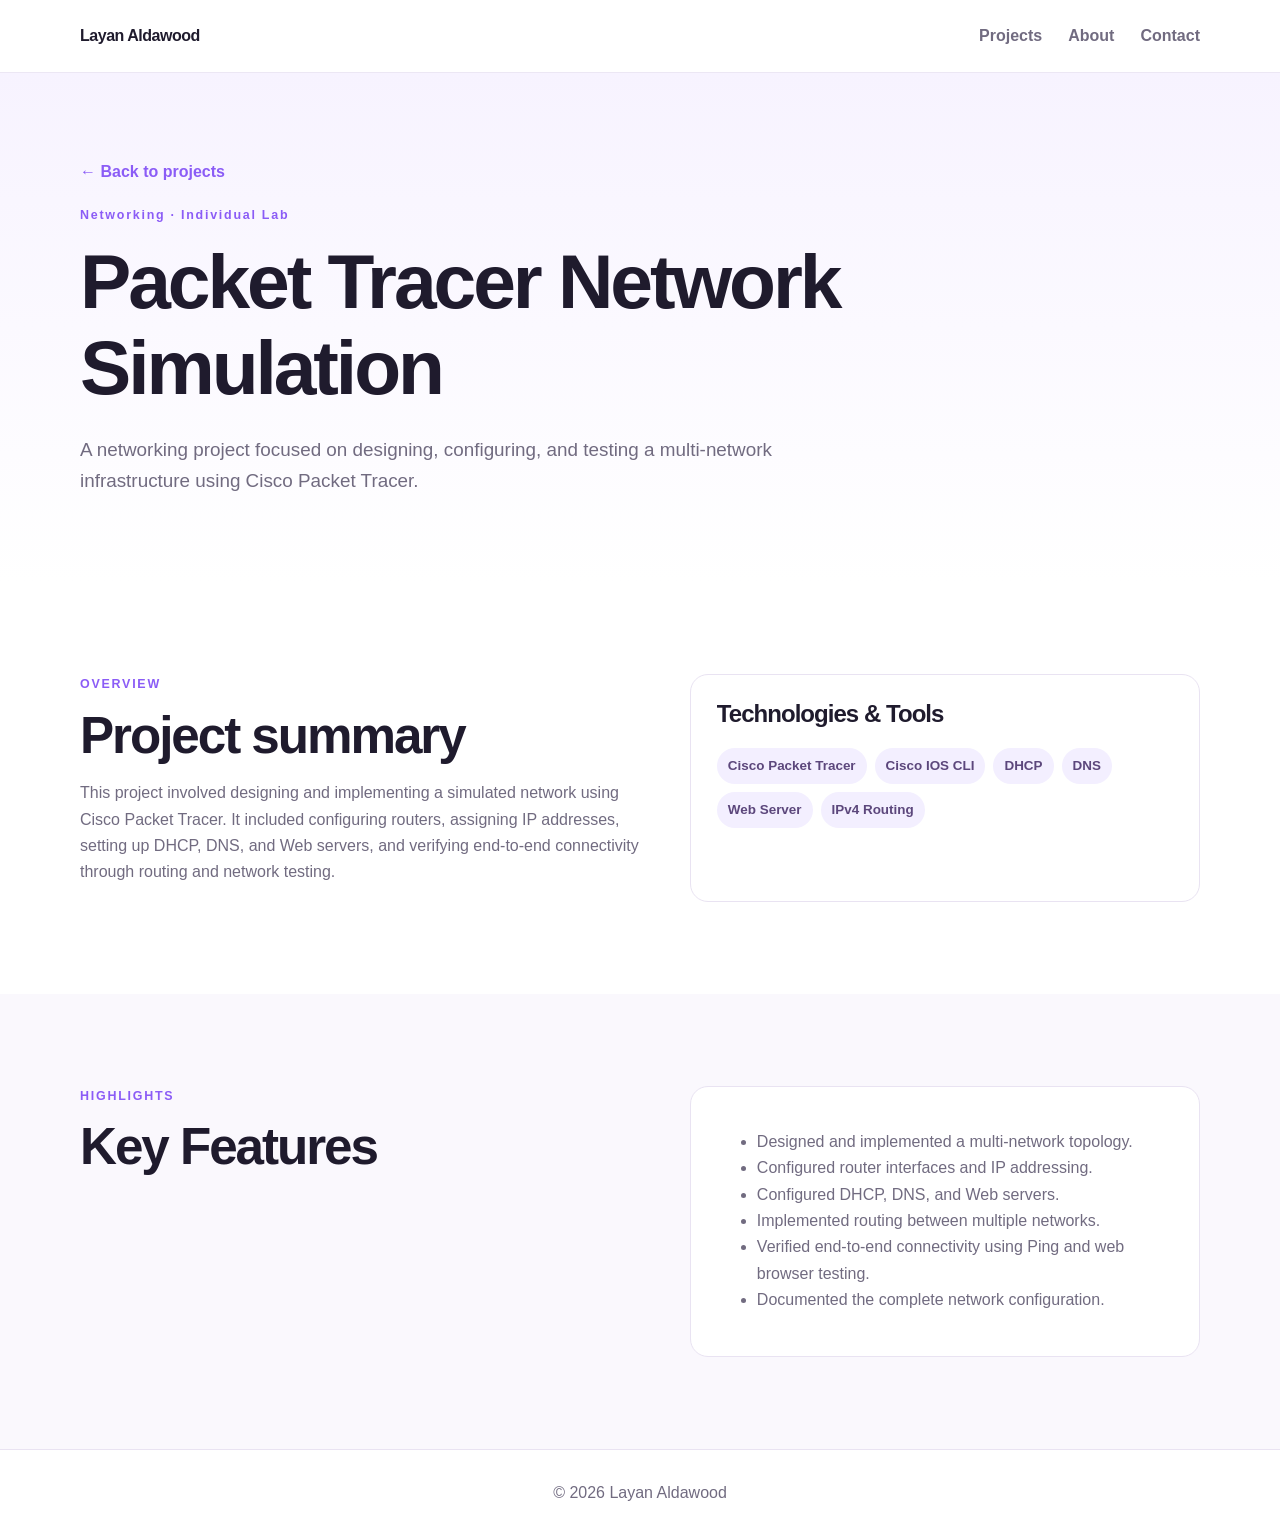
<file: packettracer.html>
<!doctype html>
<html lang="en">
<head>
<meta charset="utf-8">
<meta
       name="viewport"
       content="width=device-width, initial-scale=1"
>
<title>
       Packet Tracer Network Simulation | Layan Aldawood
</title>
<link
       rel="stylesheet"
       href="style.css"
>
</head>
<body>
<!-- ================= HEADER ================= -->
<header class="site-header">
<div class="container nav-wrap">
<a
               class="brand"
               href="index.html"
>
               Layan Aldawood
</a>
<button
               class="menu-button"
               aria-label="Open menu"
>
               ☰
</button>
<nav class="nav-links">
<a href="index.html#projects">
                   Projects
</a>
<a href="index.html#about">
                   About
</a>
<a href="index.html#contact">
                   Contact
</a>
</nav>
</div>
</header>

<main>
<!-- ================= HERO ================= -->
<section class="project-hero">
<div class="container">
<a
                   class="back-link"
                   href="index.html#projects"
>
                   ← Back to projects
</a>
<p class="eyebrow">
                   Networking · Individual Lab
</p>
<h1>
                   Packet Tracer Network Simulation
</h1>
<p class="hero-text">
A networking project focused on designing, configuring, and testing a multi-network infrastructure using Cisco Packet Tracer.
</p>

<!-- Main project image 
<div class="hero-media placeholder image-wrap missing">
<img
                       src="images/packettracer/hero.jpg"
                       alt="Packet Tracer Network Simulation hero image"
>
<div class="placeholder-copy">
<strong>
                           Add the main project image
</strong>
<code>
                           images/packettracer/hero.jpg
</code>
</div>-->
</div>
</div>
</section>

<!-- ================= OVERVIEW ================= -->
<section class="section">
<div class="container content-grid">
<div>
<p class="eyebrow">
                       OVERVIEW
</p>
<h2>
                       Project summary
</h2>
<p class="project-copy">
       This project involved designing and implementing a simulated network using Cisco Packet Tracer.
       It included configuring routers, assigning IP addresses, setting up DHCP, DNS, and Web servers,
       and verifying end-to-end connectivity through routing and network testing.
</p>
</div>

<div class="info-card">
<h3>
                       Technologies & Tools
</h3>
<div class="tags">
<span>Cisco Packet Tracer</span>
<span>Cisco IOS CLI</span>
<span>DHCP</span>
<span>DNS</span>
<span>Web Server</span>
<span>IPv4 Routing</span>
</div>
</div>
</div>
</section>

<!-- ================= HIGHLIGHTS ================= -->
<section class="section soft-section">
<div class="container content-grid">
<div>
<p class="eyebrow">
                       HIGHLIGHTS
</p>
<h2>
                      Key Features
</h2>
</div>

<div class="info-card">
<ul>
<li>Designed and implemented a multi-network topology.</li>
<li>Configured router interfaces and IP addressing.</li>
<li>Configured DHCP, DNS, and Web servers.</li>
<li>Implemented routing between multiple networks.</li>
<li>Verified end-to-end connectivity using Ping and web browser testing.</li>
<li>Documented the complete network configuration.</li>
</ul>
</div>
</div>
</section>

<!-- ================= GALLERY ================= 
<div class="container">
<div class="section-heading">
<p class="eyebrow">
                       GALLERY
</p>
<h2>
                       Add your screenshots
</h2>
<p>
                       Save your images with the exact names shown below.
                       The placeholders disappear automatically.
</p>
</div>

<div class="gallery-grid">
<section class="section">-->
<!-- Network topology 
<div class="gallery-item placeholder image-wrap missing">
<img
                           src="images/packettracer/topology.jpg"
                           alt="Network topology"
>
<div class="placeholder-copy">
<strong>
                               Network topology
</strong>
<code>
                               images/packettracer/topology.jpg
</code>
</div>
</div>-->

<!-- Router CLI 
<div class="gallery-item placeholder image-wrap missing">
<img
                           src="images/packettracer/cli.jpg"
                           alt="Router CLI"
>
<div class="placeholder-copy">
<strong>
                               Router CLI
</strong>
<code>
                               images/packettracer/cli.jpg
</code>
</div>
</div>-->

<!-- Routing table 
<div class="gallery-item placeholder image-wrap missing">
<img
                           src="images/packettracer/routes.jpg"
                           alt="Routing table"
>
<div class="placeholder-copy">
<strong>
                               Routing table / OSPF
</strong>
<code>
                               images/packettracer/routes.jpg
</code>
</div>
</div>-->

<!-- Ping test 
<div class="gallery-item placeholder image-wrap missing">
<img
                           src="images/packettracer/ping.jpg"
                           alt="Ping test"
>
<div class="placeholder-copy">
<strong>
                               Successful ping test
</strong>
<code>
                               images/packettracer/ping.jpg
</code>
</div>
</div>
</div>
</div>
</section>-->

<!-- ================= DOCUMENTS ================= ->
<section class="section soft-section">
<div class="container">
<div class="section-heading">
<p class="eyebrow">
                       DOCUMENTS
</p>
<h2>
                       Supporting files
</h2>
</div>

<div class="documents">
<a
                       class="button secondary"
                       href="documents/PacketTracer_Assignment.docx"
>
                       Assignment Report
</a>
<a
                       class="button secondary"
                       href="documents/PacketTracer_Project.pka"
>
                       Packet Tracer File
</a>
</div>
</div>
</section>
</main>-

<!-- ================= FOOTER ================= -->
<footer>
       © 2026 Layan Aldawood
</footer>

<script src="script.js"></script>
</body>
</html>
</file>
<file: style.css>
:root {

    --bg: #ffffff;

    --text: #1f1b2d;

    --muted: #716b80;

    --line: #e9e3f2;

    --soft: #faf8fd;

    --accent: #a78bfa;

    --accent-dark: #8b5cf6;

    --accent-soft: #f3efff;

    --card: #ffffff;

    --radius: 22px;

    --shadow: 0 18px 55px rgba(69, 45, 105, 0.09);

}

/* ================= GENERAL ================= */

* {

    box-sizing: border-box;

}

html {

    scroll-behavior: smooth;

}

body {

    margin: 0;

    font-family: Inter, Arial, Helvetica, sans-serif;

    color: var(--text);

    background: var(--bg);

    line-height: 1.65;

}

img {

    max-width: 100%;

    display: block;

}

a {

    color: inherit;

}

.container {

    width: min(1120px, calc(100% - 40px));

    margin: 0 auto;

}


/* ================= HEADER ================= */

.site-header {

    position: sticky;

    top: 0;

    z-index: 20;

    background: rgba(255, 255, 255, 0.9);

    backdrop-filter: blur(14px);

    border-bottom: 1px solid rgba(233, 227, 242, 0.85);

}

.nav-wrap {

    min-height: 72px;

    display: flex;

    align-items: center;

    justify-content: space-between;

}

.brand {

    font-weight: 850;

    text-decoration: none;

    letter-spacing: -0.03em;

}

.nav-links {

    display: flex;

    gap: 26px;

}

.nav-links a {

    text-decoration: none;

    color: var(--muted);

    font-weight: 650;

}

.nav-links a:hover {

    color: var(--accent-dark);

}

.menu-button {

    display: none;

    border: 0;

    background: transparent;

    font-size: 26px;

}


/* ================= HERO ================= */

.hero,

.project-hero {

    background: linear-gradient(

        180deg,

        #f7f3ff 0%,

        #ffffff 100%

    );

}

.hero {

    padding: 116px 0 96px;

}

.hero-content {

    max-width: 880px;

}

.eyebrow {

    margin: 0 0 12px;

    font-size: 0.78rem;

    font-weight: 850;

    letter-spacing: 0.14em;

    color: var(--accent-dark);

}

h1,

h2,

h3 {

    line-height: 1.12;

    letter-spacing: -0.04em;

}

h1 {

    font-size: clamp(3rem, 7vw, 6rem);

    margin: 0;

}

h2 {

    font-size: clamp(2rem, 4vw, 3.35rem);

    margin: 0 0 16px;

}

h3 {

    font-size: 1.5rem;

    margin: 0 0 10px;

}

.hero-text {

    max-width: 720px;

    color: var(--muted);

    font-size: 1.18rem;

    margin: 24px 0 34px;

}


/* ================= BUTTONS ================= */

.button {

    display: inline-flex;

    align-items: center;

    justify-content: center;

    padding: 13px 21px;

    border-radius: 999px;

    text-decoration: none;

    font-weight: 800;

    border: 1px solid transparent;

    transition: 0.2s ease;

}

.button.primary {

    color: #ffffff;

    background: var(--accent);

}

.button.primary:hover {

    background: var(--accent-dark);

    transform: translateY(-1px);

}

.button.secondary {

    background: #ffffff;

    border-color: var(--line);

}

.button.secondary:hover {

    border-color: var(--accent);

    color: var(--accent-dark);

}

.button-row {

    display: flex;

    flex-wrap: wrap;

    gap: 12px;

}


/* ================= SECTIONS ================= */

.section {

    padding: 92px 0;

}

.soft-section {

    background: var(--soft);

}

.section-heading {

    max-width: 720px;

    margin-bottom: 42px;

}

.section-heading p {

    color: var(--muted);

}


/* ================= PROJECT CARDS ================= */

.projects-grid {

    display: grid;

    grid-template-columns: repeat(2, 1fr);

    gap: 26px;

    align-items: start;

}

.project-card {

    overflow: hidden;

    border: 1px solid var(--line);

    border-radius: var(--radius);

    background: var(--card);

    box-shadow: var(--shadow);

    transition: 0.2s ease;

}

.project-card:hover {

    transform: translateY(-4px);

    border-color: #d9cdf5;

}

.project-card.featured {

    grid-column: span 2;

    display: grid;

    grid-template-columns: 1.15fr 1fr;

}

.project-card-content {

    padding: 28px;

}

.project-type {

    margin: 0 0 8px;

    color: var(--accent-dark);

    font-weight: 800;

    font-size: 0.85rem;

}

.project-card-content > p:not(.project-type) {

    color: var(--muted);

}


/* ================= PROJECT IMAGES ================= */

/*

    الصور العادية:

    الإطار يأخذ ارتفاع الصورة نفسها.

*/

.project-card:not(.featured) .project-image {

    min-height: 0;

    height: auto;

    padding: 0;

    display: block;

    background: var(--accent-soft);

}

/*

    BattleBeam فقط:

    يبقى له إطار كبير وثابت.

*/

.project-card.featured .project-image {

    height: 420px;

    min-height: 420px;

    display: flex;

    align-items: center;

    justify-content: center;

    background: var(--accent-soft);

}

/*

    الحاوية العامة للصورة.

*/

.image-wrap {

    position: relative;

    overflow: hidden;

}

/*

    صور المشاريع العادية:

    تظهر بالحجم الطبيعي داخل عرض الكارد.

*/

.project-card:not(.featured) .image-wrap img {

    width: 100%;

    height: auto;

    object-fit: contain;

    display: block;

}

/*

    صورة BattleBeam:

    تظهر كاملة داخل الإطار الكبير.

*/

.project-card.featured .image-wrap img {

    width: 100%;

    height: 100%;

    object-fit: contain;

    display: block;

}

/*

    صور صفحات المشاريع، مثل:

    hero.jpg وgallery.

*/

.hero-media img,

.gallery-item img {

    width: 100%;

    height: 100%;

    object-fit: contain;

    display: block;

}

/*

    إزالة المساحة الداخلية عندما تكون الصورة موجودة.

*/

.image-wrap:not(.missing) {

    padding: 0;

    border-style: solid;

    background: #ffffff;

}

/*

    إخفاء الصورة عندما لا تكون موجودة.

*/

.image-wrap.missing img {

    display: none;

}

/*

    إخفاء رسالة Add Image عندما تظهر الصورة.

*/

.image-wrap:not(.missing) .placeholder-copy {

    display: none;

}


/* ================= TAGS ================= */

.tags {

    display: flex;

    flex-wrap: wrap;

    gap: 8px;

    margin: 20px 0;

}

.tags span {

    padding: 7px 11px;

    border-radius: 999px;

    background: var(--accent-soft);

    color: #5c477c;

    font-size: 0.84rem;

    font-weight: 750;

}


/* ================= PLACEHOLDERS ================= */

.placeholder {

    position: relative;

    display: grid;

    place-items: center;

    padding: 24px;

    color: var(--muted);

    text-align: center;

    border: 1px dashed #cfc3e4;

    background: #f8f5fc;

    overflow: hidden;

}

.placeholder .placeholder-copy {

    position: relative;

    z-index: 2;

}

.placeholder strong {

    display: block;

    color: #493c5f;

    margin-bottom: 5px;

}

.placeholder code {

    font-size: 0.78rem;

    color: #766a86;

    overflow-wrap: anywhere;

}


/* ================= CONTENT ================= */

.content-grid {

    display: grid;

    grid-template-columns: 1.05fr 0.95fr;

    gap: 46px;

}

.project-copy,

.info-card p,

.info-card li {

    color: var(--muted);

}

.info-card {

    border: 1px solid var(--line);

    border-radius: 18px;

    padding: 26px;

    background: #ffffff;

}


/* ================= CONTACT ================= */

.contact-box {

    text-align: center;

}

.contact-links {

    display: flex;

    flex-wrap: wrap;

    justify-content: center;

    gap: 12px;

    margin-top: 28px;

}

.contact-links a {

    text-decoration: none;

    border: 1px solid var(--line);

    border-radius: 999px;

    padding: 12px 18px;

    font-weight: 800;

}

.contact-links a:hover {

    border-color: var(--accent);

    color: var(--accent-dark);

}


/* ================= FOOTER ================= */

footer {

    border-top: 1px solid var(--line);

    padding: 30px 0;

    color: var(--muted);

    text-align: center;

}


/* ================= PROJECT PAGES ================= */

.project-hero {

    padding: 86px 0 52px;

}

.project-hero h1 {

    font-size: clamp(2.8rem, 6vw, 5rem);

}

.hero-media {

    margin-top: 40px;

    min-height: 490px;

    border-radius: 24px;

}

.gallery-grid {

    display: grid;

    grid-template-columns: repeat(2, 1fr);

    gap: 18px;

}

.gallery-item {

    min-height: 250px;

    border-radius: 16px;

}

.documents {

    display: flex;

    flex-wrap: wrap;

    gap: 12px;

}

.back-link {

    display: inline-flex;

    margin-bottom: 20px;

    text-decoration: none;

    color: var(--accent-dark);

    font-weight: 800;

}

.note {

    padding: 18px;

    border: 1px solid #d8cdf0;

    background: #faf7ff;

    border-radius: 14px;

    color: #514661;

}


/* ================= SKILLS ================= */

.skills-grid {

    display: grid;

    grid-template-columns: repeat(4, 1fr);

    gap: 16px;

}

.skill-card {

    border: 1px solid var(--line);

    border-radius: 18px;

    padding: 22px;

    background: #ffffff;

}

.skill-card h3 {

    font-size: 1.02rem;

}

.skill-card p {

    margin: 0;

    color: var(--muted);

    font-size: 0.94rem;

}

.small {

    font-size: 0.92rem;

}

.center {

    text-align: center;

}


/* ================= MOBILE ================= */

@media (max-width: 820px) {

    .container {

        width: min(100% - 24px, 1120px);

    }

    .menu-button {

        display: block;

    }

    .nav-links {

        display: none;

        position: absolute;

        left: 12px;

        right: 12px;

        top: 70px;

        flex-direction: column;

        padding: 18px;

        border: 1px solid var(--line);

        border-radius: 16px;

        background: #ffffff;

        box-shadow: var(--shadow);

    }

    .nav-links.open {

        display: flex;

    }

    .hero {

        padding: 88px 0 70px;

    }

    .section {

        padding: 70px 0;

    }

    .projects-grid {

        grid-template-columns: 1fr;

    }

    .project-card.featured {

        grid-column: auto;

        display: block;

    }

    /*

        BattleBeam على الجوال.

    */

    .project-card.featured .project-image {

        height: 245px;

        min-height: 245px;

    }

    /*

        الصور العادية على الجوال:

        تبقى على قد الصورة.

    */

    .project-card:not(.featured) .project-image {

        min-height: 0;

        height: auto;

    }

    .project-card:not(.featured) .image-wrap img {

        width: 100%;

        height: auto;

    }

    .content-grid,

    .gallery-grid,

    .skills-grid {

        grid-template-columns: 1fr;

    }

    .hero-media {

        min-height: 320px;

    }

    .gallery-item {

        min-height: 210px;

    }

}
</file>
